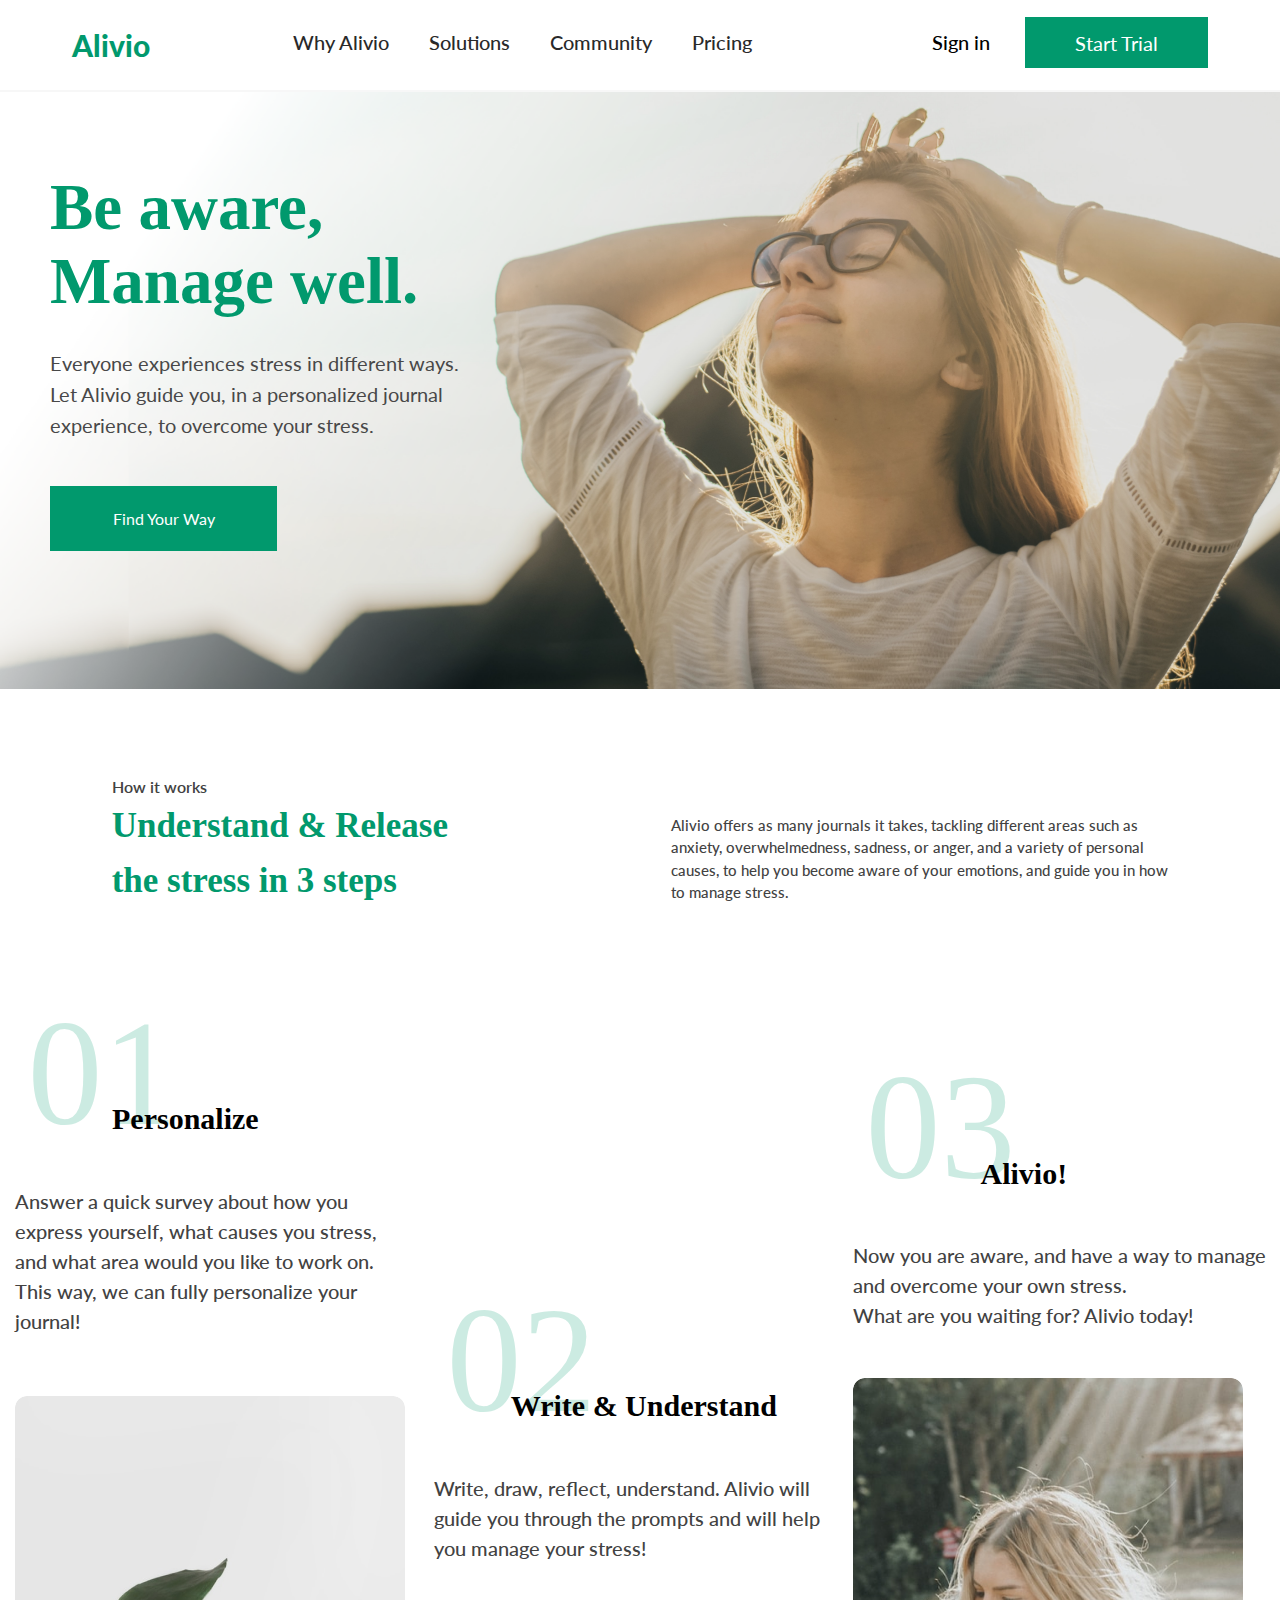
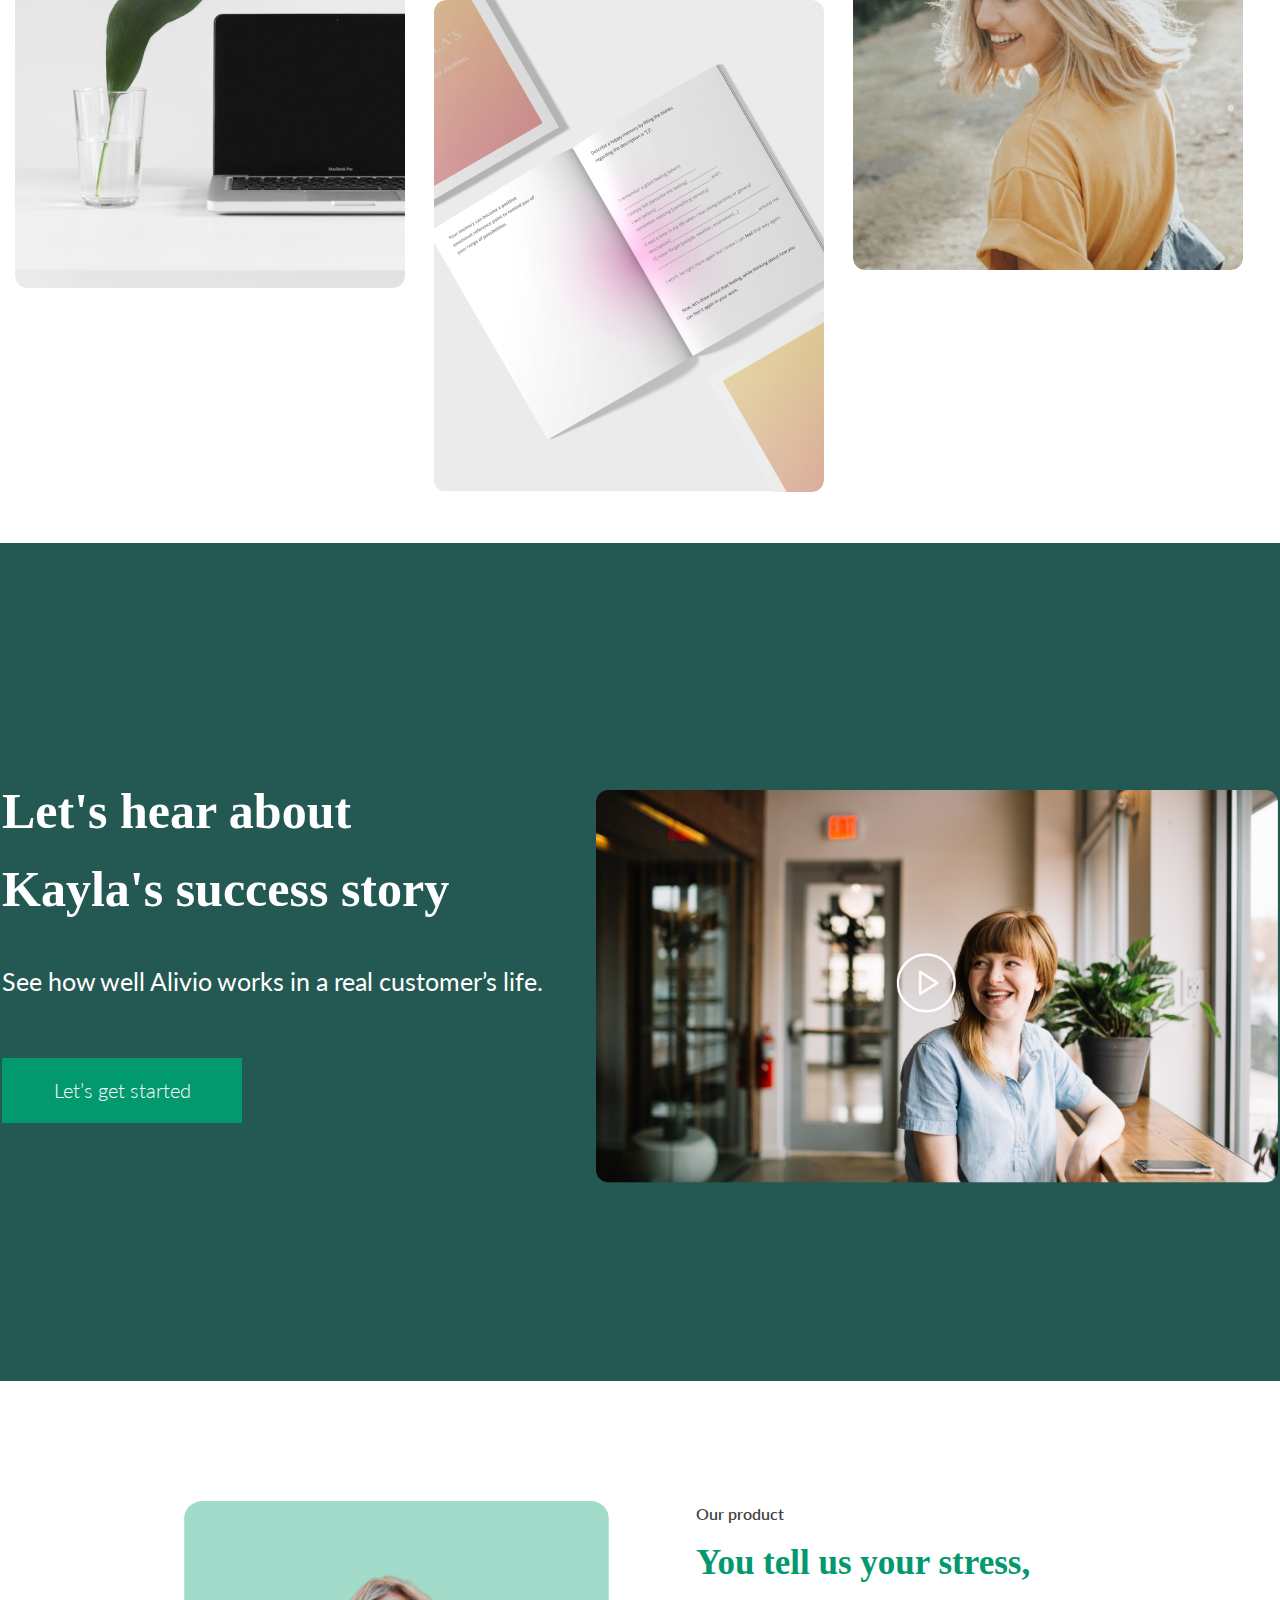
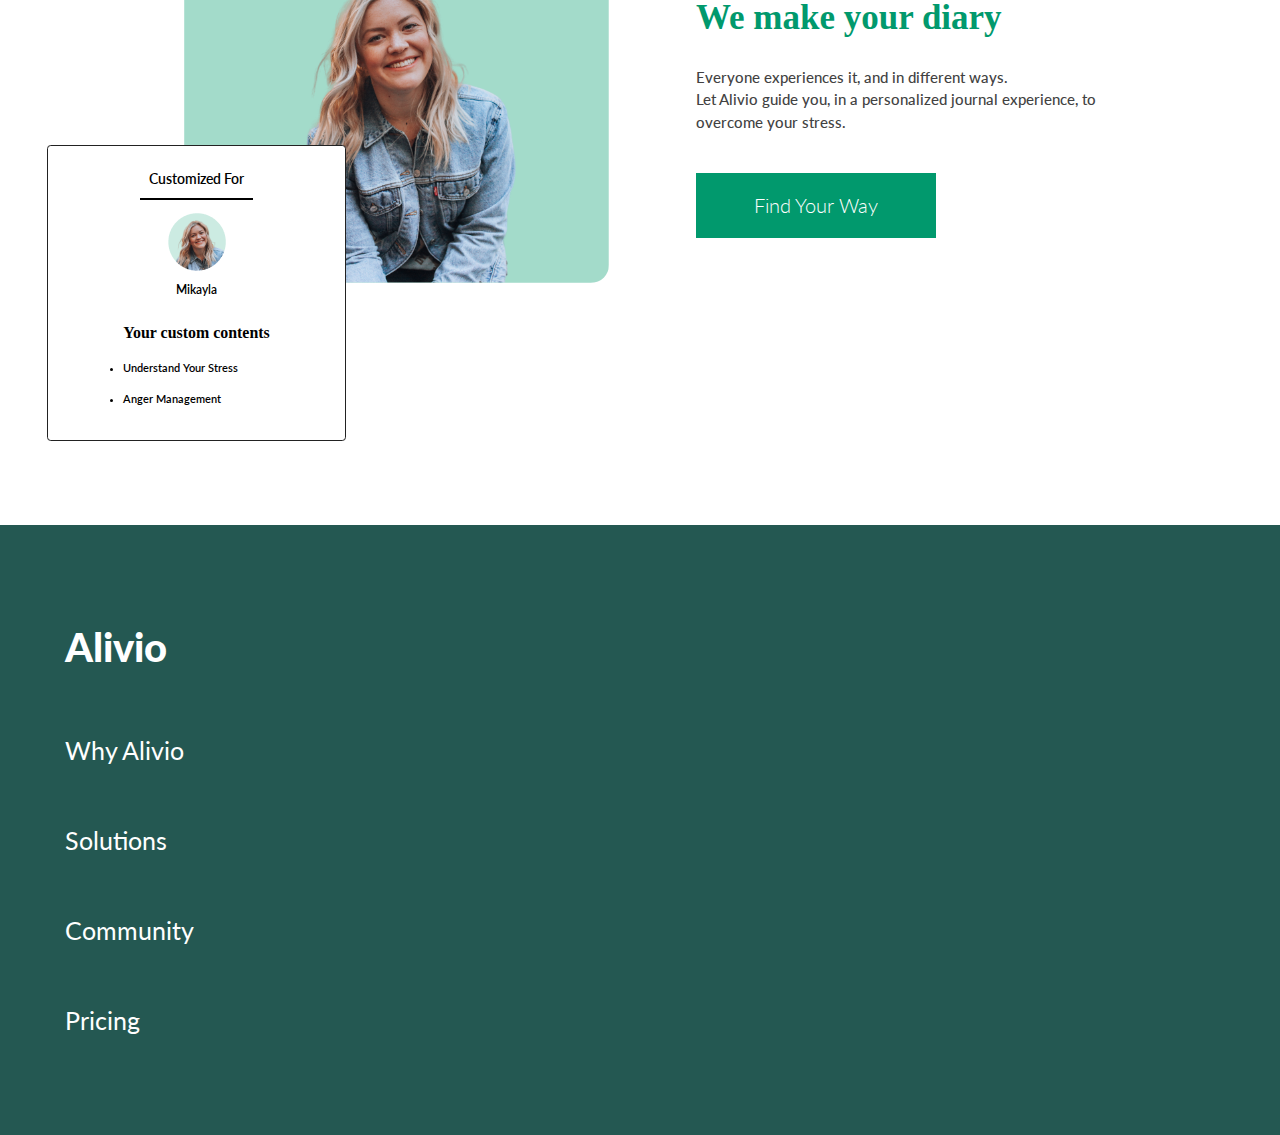
<file: index.html>
<!DOCTYPE html>
<html lang="en">
<head>
    <meta charset="UTF-8">
    <meta http-equiv="X-UA-Compatible" content="IE=edge">
    <meta name="viewport" content="width=device-width, initial-scale=1.0">
    <link rel="stylesheet" href="reset.css">
    <link rel="preconnect" href="https://fonts.googleapis.com">
    <link rel="preconnect" href="https://fonts.gstatic.com" crossorigin>
    <link href="https://fonts.googleapis.com/css2?family=Lato:wght@100;300;400;700;900&display=swap" rel="stylesheet">
    <link rel="stylesheet" href="style.css">
    <title>Avilio LP</title>
</head>
<body>
    <header>
        <div class="container">
            <div class="header_wrap">
            <nav class="header_nav">
                <div class="logo">
                    <a href=""><p class="logo_text">Alivio</p></a>
                </div>
                <div class="nav_list">
                    <ul>
                        <li><a href="">Why Alivio</a></li>
                        <li><a href="">Solutions</a></li>
                        <li><a href="">Community</a></li>
                        <li><a href="">Pricing</a></li>
                    </ul>    
                </div>
                
                <div class="right_side"> 
                    <a href="">Sign in</a>
                <div class="h_button">
                    <button class="button header_button"> <p>Start Trial</p> </button>
                </div>
            </div>
            </nav>
        </div>
            
        </div>
    </header>

    <section class="section1">
        <div class="container">
            <div class="divider">
                <hr>
            </div>
            <div class="section1_img">
                <img src="/img/BG.png" alt="" class="img1">
            </div>
            <div class="section1_text">
                <div class="section1_title">
                   <p>Be aware,<br>
                    Manage well.</p> 
                </div>
                <div class="section1_description">
                  <p>Everyone experiences stress in different ways.<br>
                    Let Alivio guide you, in a personalized journal<br> experience, to overcome your stress.</p>  
                </div>

                <div class="section1_button">
                    <button class="s1_button">Find Your Way</button>
                </div>
            </div>
        </div>
    </section>

    <section class="section2">
        <div class="wrap2">
            <div class="up_content">
                <div class="wrap2_opisanie">
                    <p class="wrap2_text">How it works </p>
                   <p class="wrap2_title">Understand & Release<br>the stress in 3 steps</p> 
                </div>
                <div class="wrap2_description">
                   <p>Alivio offers as many journals it takes, tackling different areas such as<br>
                    anxiety, overwhelmedness, sadness, or anger, and a variety of personal<br> 
                    causes, to help you become aware of your emotions, and guide you in how<br>
                     to manage stress.</p> 
                </div>
            </div>

            <div class="down_content">
                <div class="one_card">
                    <div class="down_content_title">
                    <p class=" card card_1">01</p>
                    <p class="title title_position1">Personalize</p>
                    </div>
                    <div class="down_content_description">
                        <p class="desc_design down_desc1">Answer a quick survey about how you<br>express yourself, what causes you stress,<br> and what area would you like to work on.<br> This way, we can fully personalize your<br> journal!</p>   
                    </div>
                    <div class="down_content_img1">
                        <img src="/img/1.png" alt="" class="down_img">
                    </div>
                </div>

                <div class="two_card">
                    <div class="down_content_title">
                    <p class="card card_2">02</p>
                    <p class="title title_position2">Write & Understand</p>
                    </div>
                    <div class="down_content_description">
                        <p class="desc_design down_desc2">Write, draw, reflect, understand. Alivio will <br>guide you through the prompts and will help<br> you manage your stress!</p>   
                    </div>
                    <div class="down_content_img2">
                        <img src="/img/2.png" alt="" class="down_img">
                    </div>
                </div>

                <div class="three_card">
                    <div class="down_content_title">
                    <p class="card card_3">03</p>
                    <p class="title title_position3">Alivio!</p>
                    </div>
                    <div class="down_content_description">
                        <p class="desc_design down_desc3">Now you are aware, and have a way to manage<br> and overcome your own stress.<br>
                            What are you waiting for? Alivio today!</p>   
                    </div>
                    <div class="down_content_img3">
                        <img src="/img/3.png" alt="" class="down_img">
                    </div>
                </div>
            </div>
        </div>
    </section>

    <section class="section3">
        <div class="container3">
            <div class="wrap3">
            <div class="text_block">
                <div class="title_text3">
                    <p>Let's hear about<br> Kayla's success story</p>
                </div>
                <div class="desc_text3">
                   <p>See how well Alivio works in a real customer’s life. </p> 
                </div>

                <div class="text_block_button">
                    <button class="button button3">Let’s get started</button>
                </div>
            </div>
            
            <div class="video_block">
                <video width ="682" height ="430" poster="/img/prewiev.png">
                    <source src="https://www.youtube.com/embed/tD99WhUKJR4">
                </video>
                <div class="play_img">
                    <img src="/img/Group.png" alt="" class="play_img1">
                </div>
            </div>
        </div>
    </div>
    </section>

    <section class="section4">
        <div class="container4">
            <div class="wrap4">
            <div class="img_block4">
                <img src="/img/girl.png" alt="" class="girl_img4">
            </div>

            <div class="card_block4">
                <div class="card4_title">
                    <p>Customized For</p>
                    <hr>
                </div>
                <div class="card4_img_name">
                    <img src="/img/Group1.png" alt="" class="mini-girl4">
                    <p>Mikayla</p>
                </div>

                <div class="card4_list">
                    <p>Your custom contents</p>
                    <ul>
                        <li type="disc">Understand Your Stress</li>
                        <li type="disc">Anger Management</li>
                    </ul>
                </div>
            </div>
            <div class="text_block4">
                <div class="pre_title_text4">
                    <p>Our product</p>
                </div>
                <div class="title_text4">
                    <p>You tell us your stress,<br>
                        We make your diary</p>
                </div>
                <div class="desc_text4">
                   <p>Everyone experiences it, and in different ways.<br>
                    Let Alivio guide you, in a personalized journal experience, to<br> overcome your stress. </p> 
                </div>

                <div class="text4_block_button">
                    <button class="button button3">Find Your Way</button>
                </div>
            </div>
        </div>
    </div>
    </section>

    <footer class="footer">
        <div class="f_wrap">
            <div class="f_content">
                <div class="title_p">
                    <p>Alivio</p>
                </div>
                <div class="list_p">
                    <p>Why Alivio</p>
                    <p>Solutions</p>
                    <p>Community</p>
                    <p>Pricing</p>
                </div>
            </div>
        </div>
    </footer>
</body>
</html>
</file>
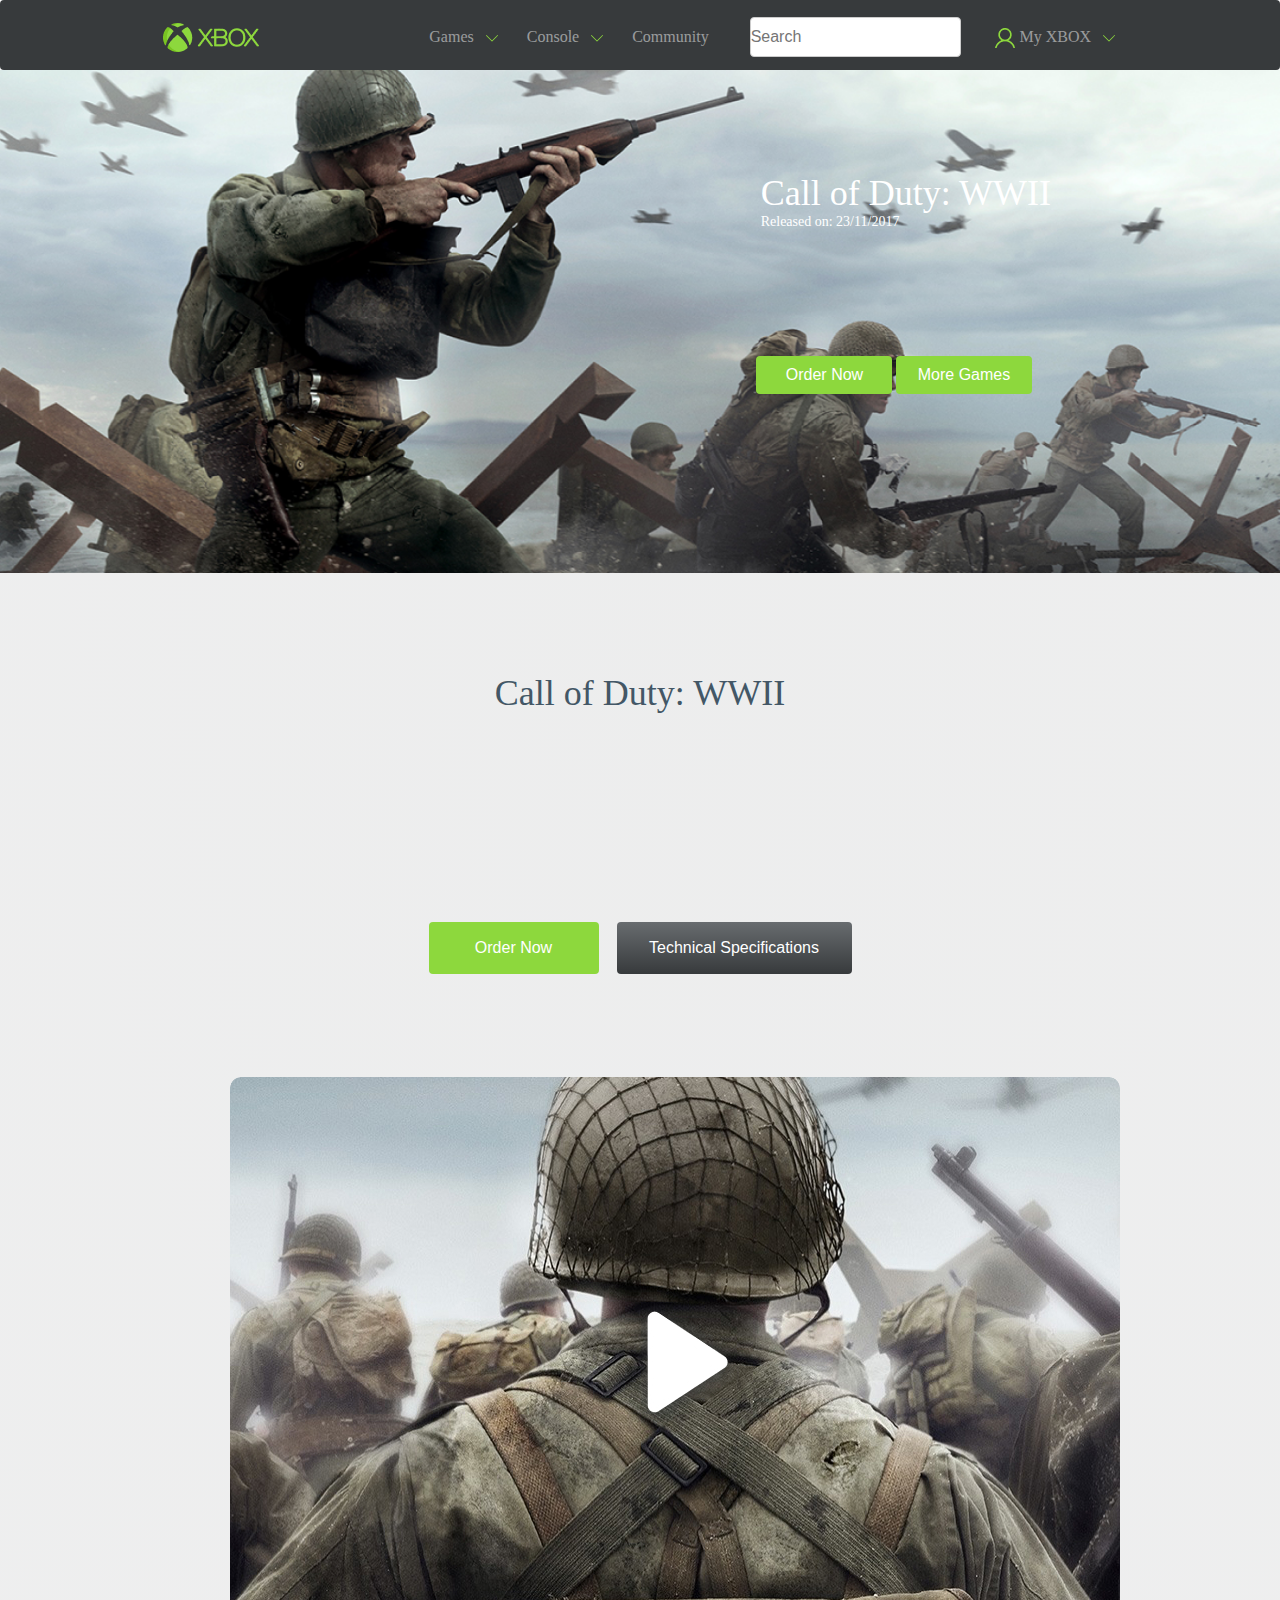
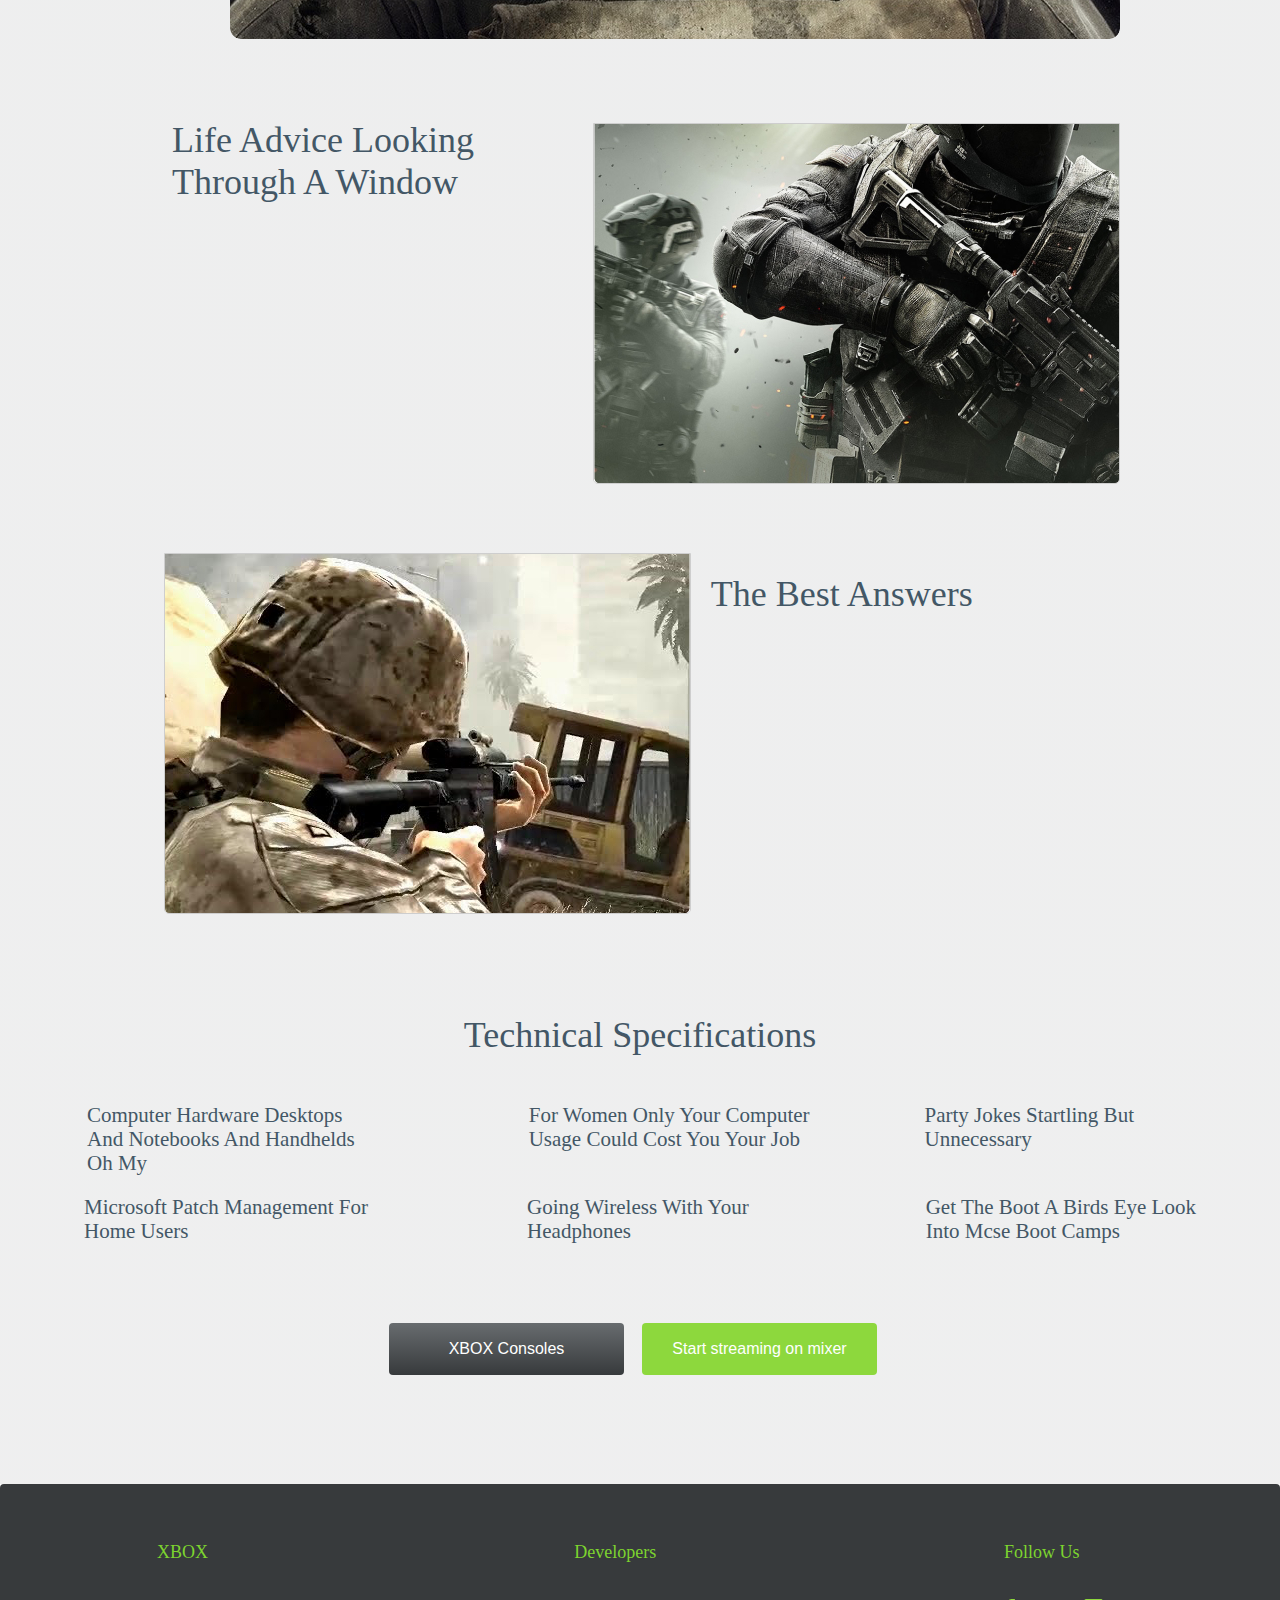
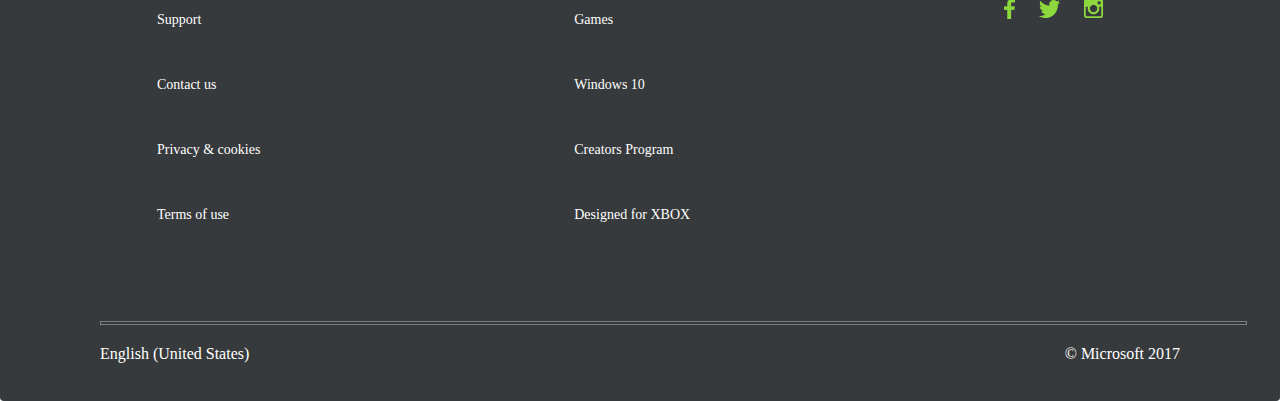
<file: page2.html>
<!DOCTYPE html>
<html lang="en">
<head>
    <meta charset="UTF-8">
    <meta http-equiv="X-UA-Compatible" content="IE=edge">
    <meta name="viewport" content="width=device-width, initial-scale=1.0">
    <link rel="stylesheet" href="reset.css">
    <link rel="stylesheet" href="spage2.css">
    <title>Page 2</title>
</head>
<body>
    <header>
        <div class="header">
            <div class="container">
                <div class="logo">
                    <img src="/icon/xbox.png" alt="">
                </div>
                <nav class="nav">
                    <ul>
                        <li> <a href="">Games</a></li> 
                        <img src="/icon/shape.png" alt="" class="shape">
                        <li> <a href="">Console</a></li> 
                        <img src="/icon/shape.png" alt="" class="shape">
                        <li> <a href="">Community</a></li>
                        <input type="search" placeholder="Search" class="search_bar">
                        <img src="/icon/profile.png" alt="">
                        <li> <a href="">My XBOX</a></li> 
                        <img src="/icon/shape.png" alt="" class="shape">
                    </ul>
                </nav>
            </div>
        </div>
    </header>

    <section>
        <div class="container1">
            <div class="section1_img_container">
                <img src="/img/Cod2.png" alt="" class="section1_img">
            </div>
            <div class="section1_text">
                <h1>Call of Duty: WWII</h1>
                <p>Released on: 23/11/2017</p>
            </div>
            <div class="section1_button">
                <button class="button_left">Order Now</button>
                <button class="button_right">More  Games</button>
            </div>
        </div>
    </section>

    <section class="section2">
        <div class="container2">
            <div class="section2_title">
                <h2>Call of Duty: WWII</h2>
            </div>
            <div class="section2_button">
                <button class="green_button">Order Now</button>
                <button class="grey_button">Technical Specifications</button>
            </div>
            <div class="section2_video">
                <img src="/img/Video.jpg" alt="" class="video1">
            </div>
            <div class="feature1">
                <h3>Life Advice Looking <br>
                    Through A Window</h3>
                <img src="/img/1.jpg" alt="" class="feature1_img">
            </div>
            <div class="feature2">
                <h3>The Best Answers</h3>
                <img src="/img/2.jpg" alt="" class="feature2_img">
            </div>
            <div class="description">
                <div class="description_title">
                    <h3>Technical Specifications</h3>
                </div>
                <div class="description_text">
                    <div class="top_desc_text">
                        <p>Computer Hardware Desktops<br>
                            And Notebooks And Handhelds<br>
                             Oh My</p>

                        <p>For Women Only Your Computer<br>
                                Usage Could Cost You Your Job</p>

                        <p>Party Jokes Startling But<br>
                        Unnecessary</p>
                    </div>
                    
                    <div class="down_desc_text">
                        <p>Microsoft Patch Management For<br>
                            Home Users</p>
                        
                        <p>Going Wireless With Your<br>
                            Headphones</p>
                        
                        <p>Get The Boot A Birds Eye Look<br>
                            Into Mcse Boot Camps</p>
                    </div>
                    
                </div>
                <div class="description_button">
                    <button class="grey_button" >XBOX Consoles</button>
                    <button class="green_button">Start streaming on mixer</button>
                </div>
            </div>
        </div>
    </section>

    <footer>
        <div class="f_container">
            <div class="up_wrap">
            <div class="xbox_list">
                <ul>
                    <li class="f_title"> XBOX</li>
                    <li>Support</li>
                    <li>Contact us</li>
                    <li>Privacy & cookies </li>
                    <li>Terms of use </li>
                </ul>
            </div>
            <div class="develop_list">
                <ul>
                    <li class="f_title"> Developers</li>
                    <li>Games</li>
                    <li>Windows 10</li>
                    <li>Creators Program</li>
                    <li>Designed for XBOX</li>
                </ul>
            </div>

            <div class="follow_list">
                <p class="f_title">Follow Us</p>
                <img src="/icon/Faacebook.png" alt="">
                <img src="/icon/Twitter.png" alt="">
                <img src="/icon/Instagram.png" alt="">
            </div>
        </div>

        <div class="down_wrap">
            <hr>
            <div class="f_text">
                <p class="f_text1" >English (United States)</p>
                <p class="f_text2"> © Microsoft 2017</p>
            </div>
        </div>
        </div>
       

    </footer>
</body>
</html>
</file>
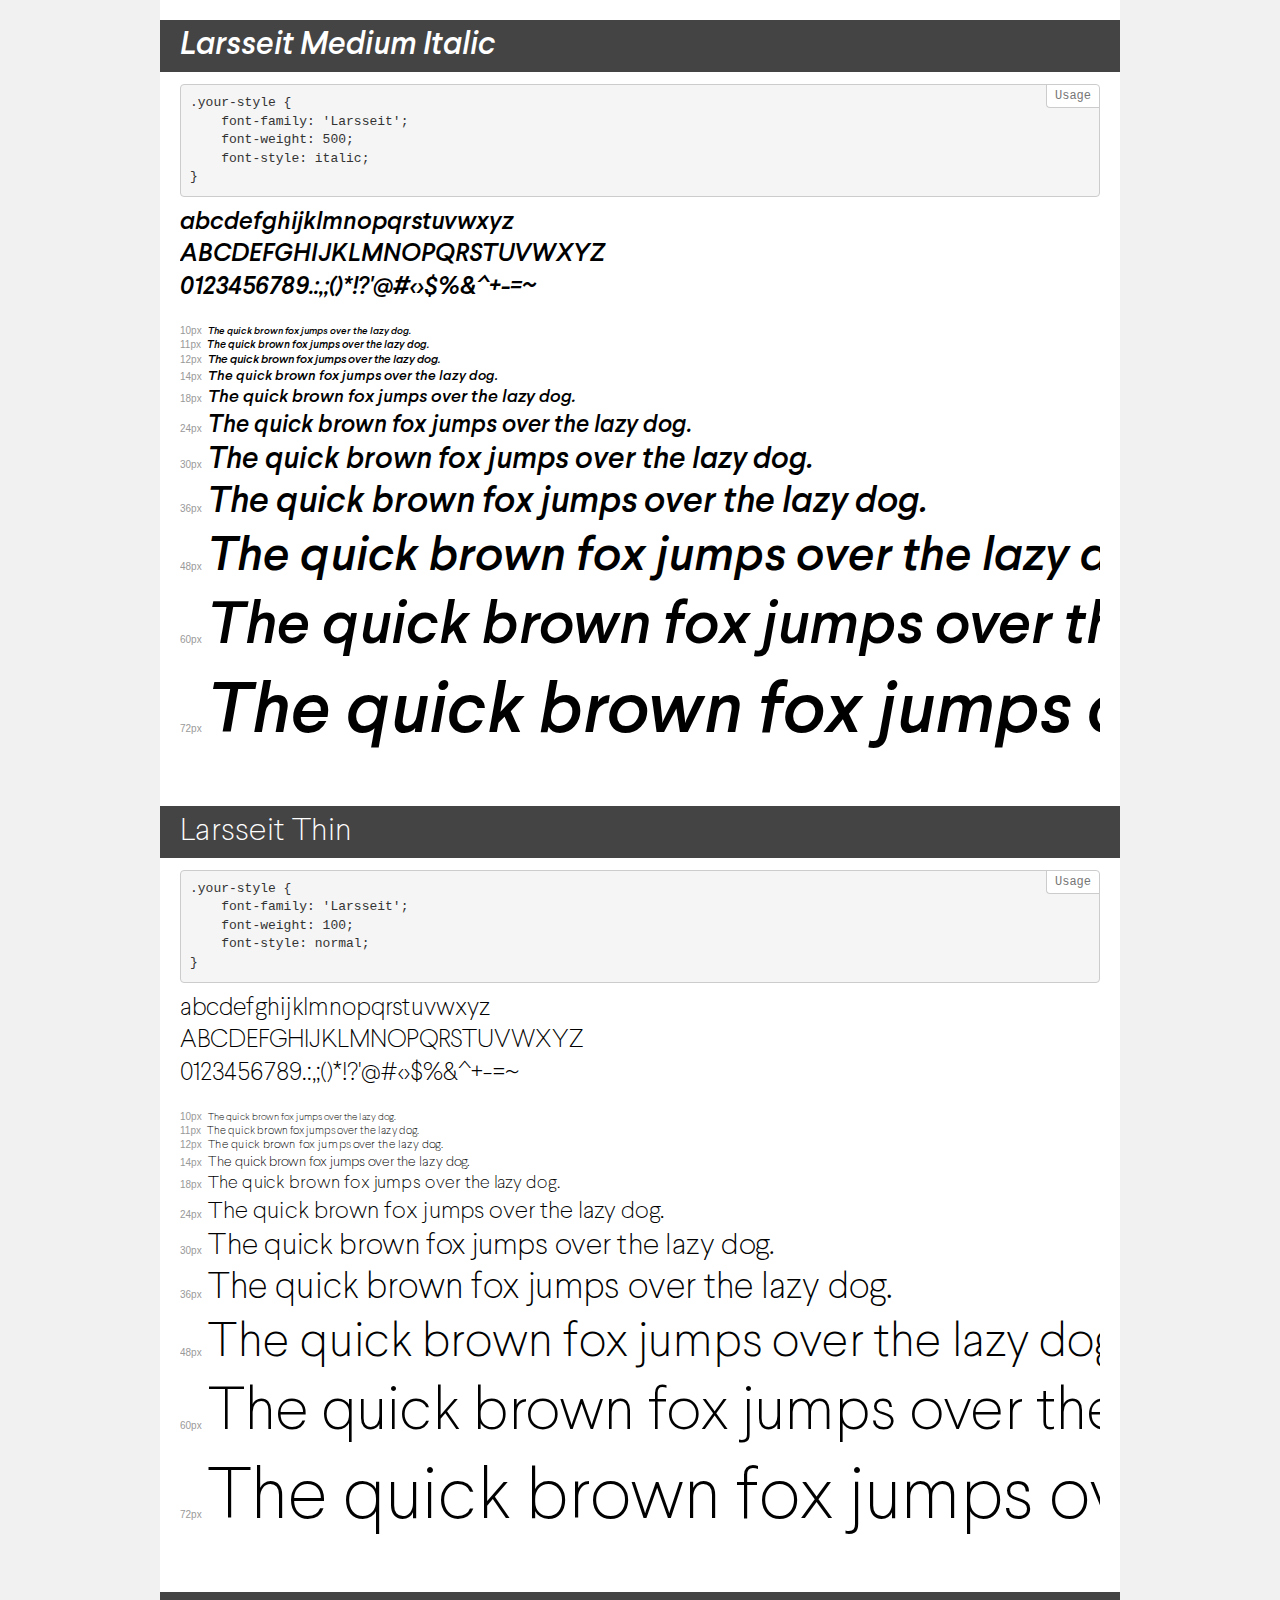
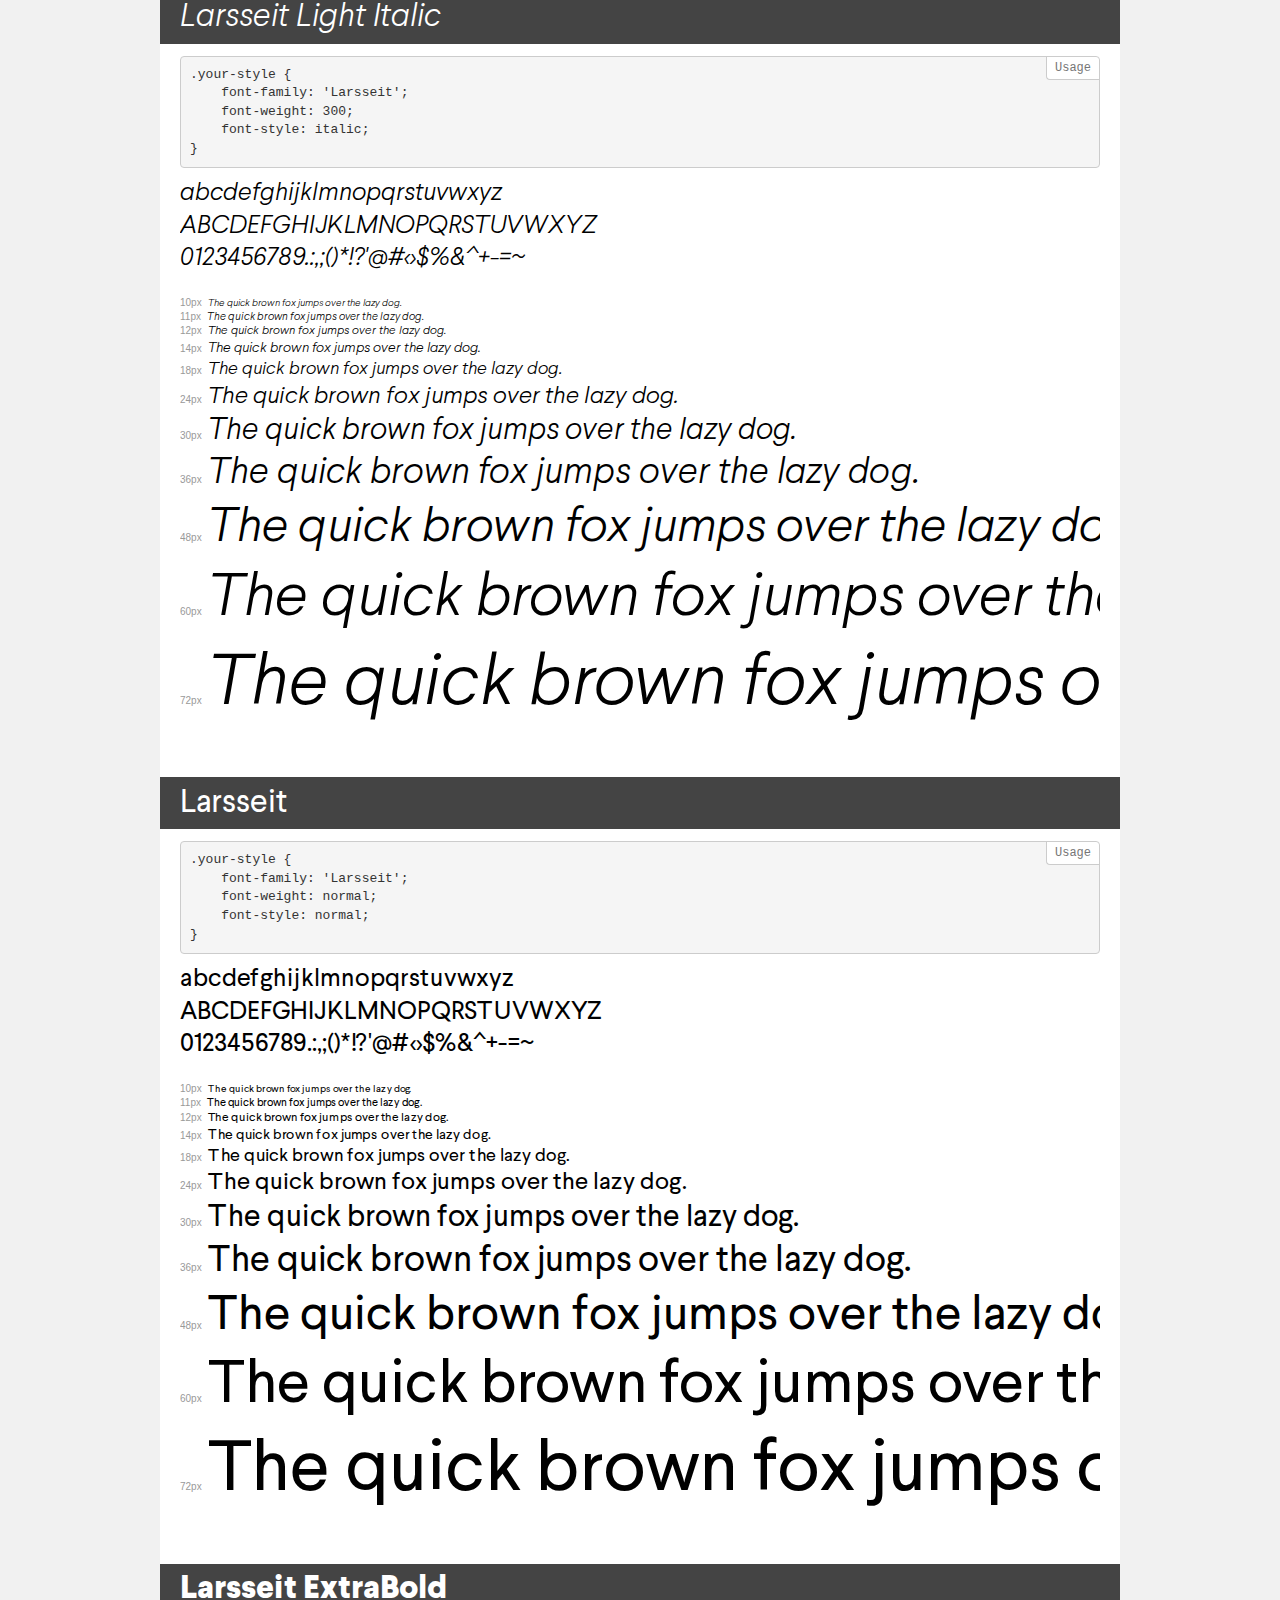
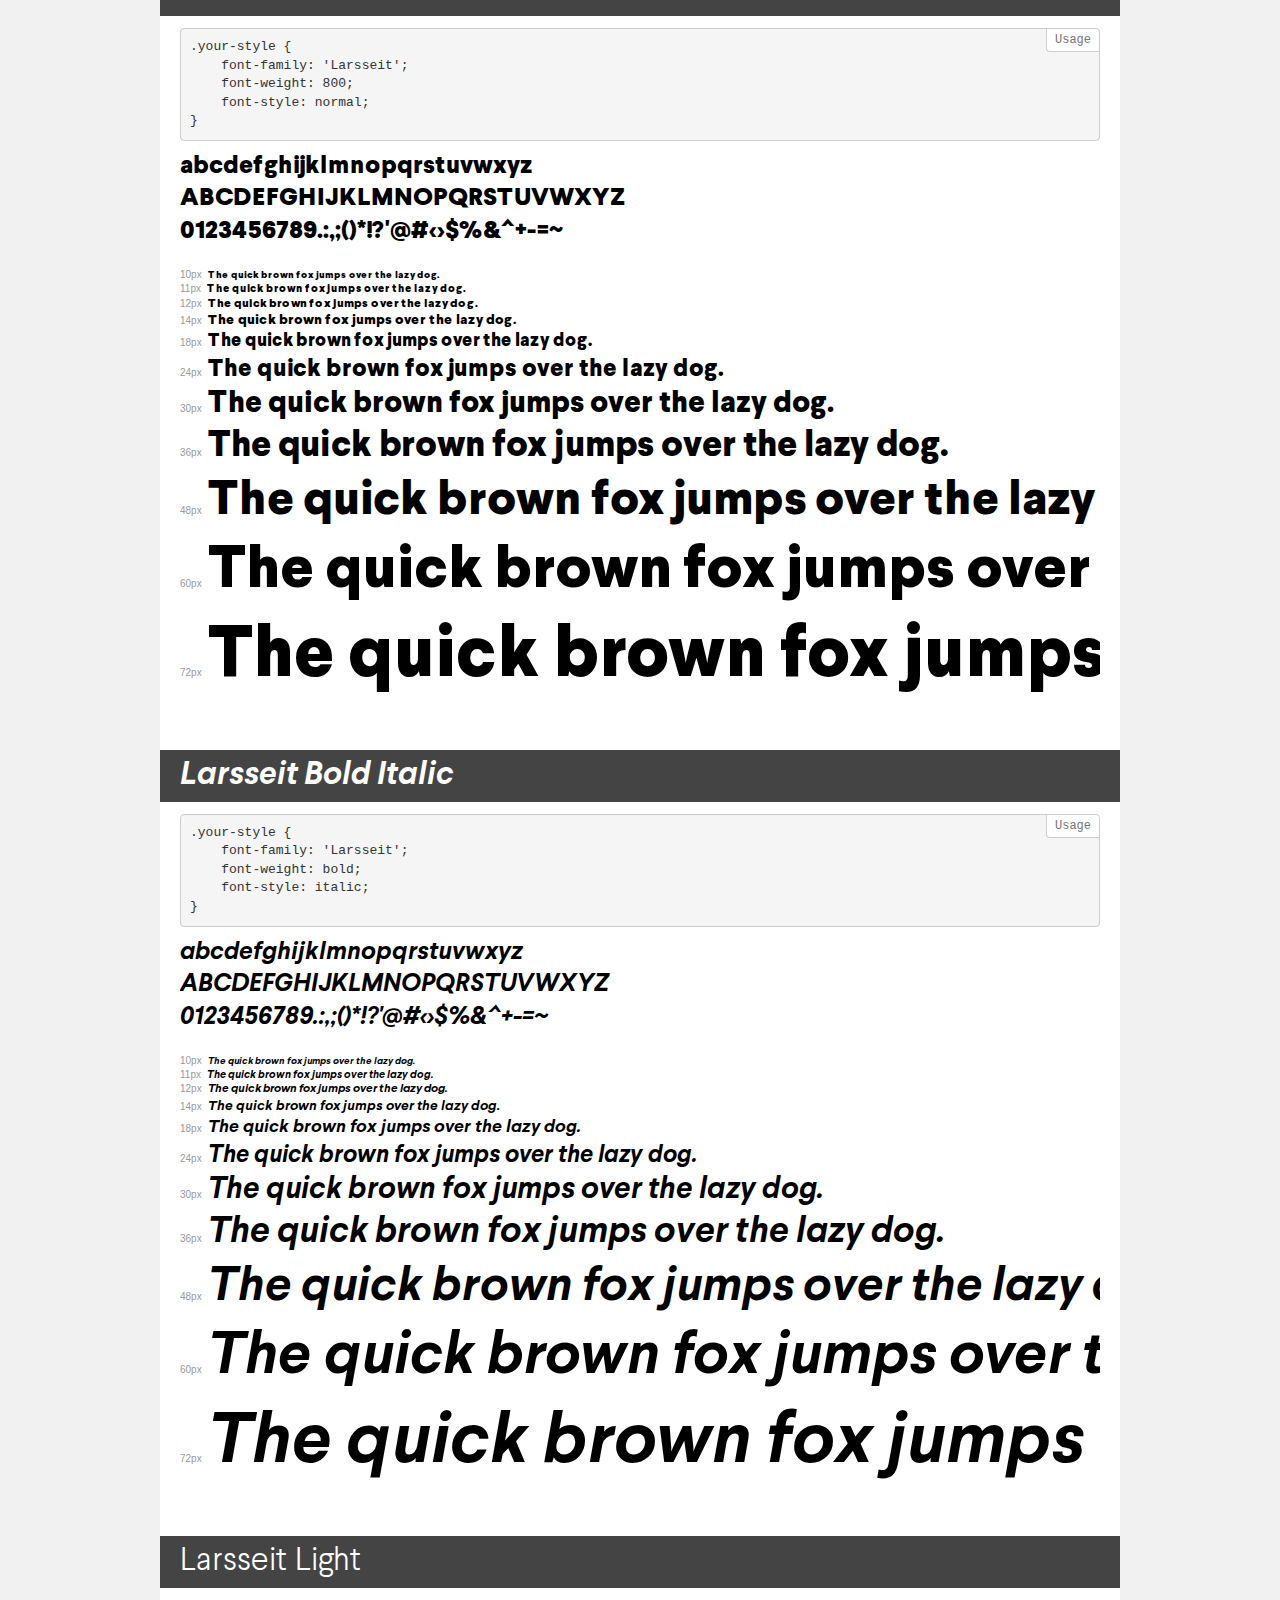
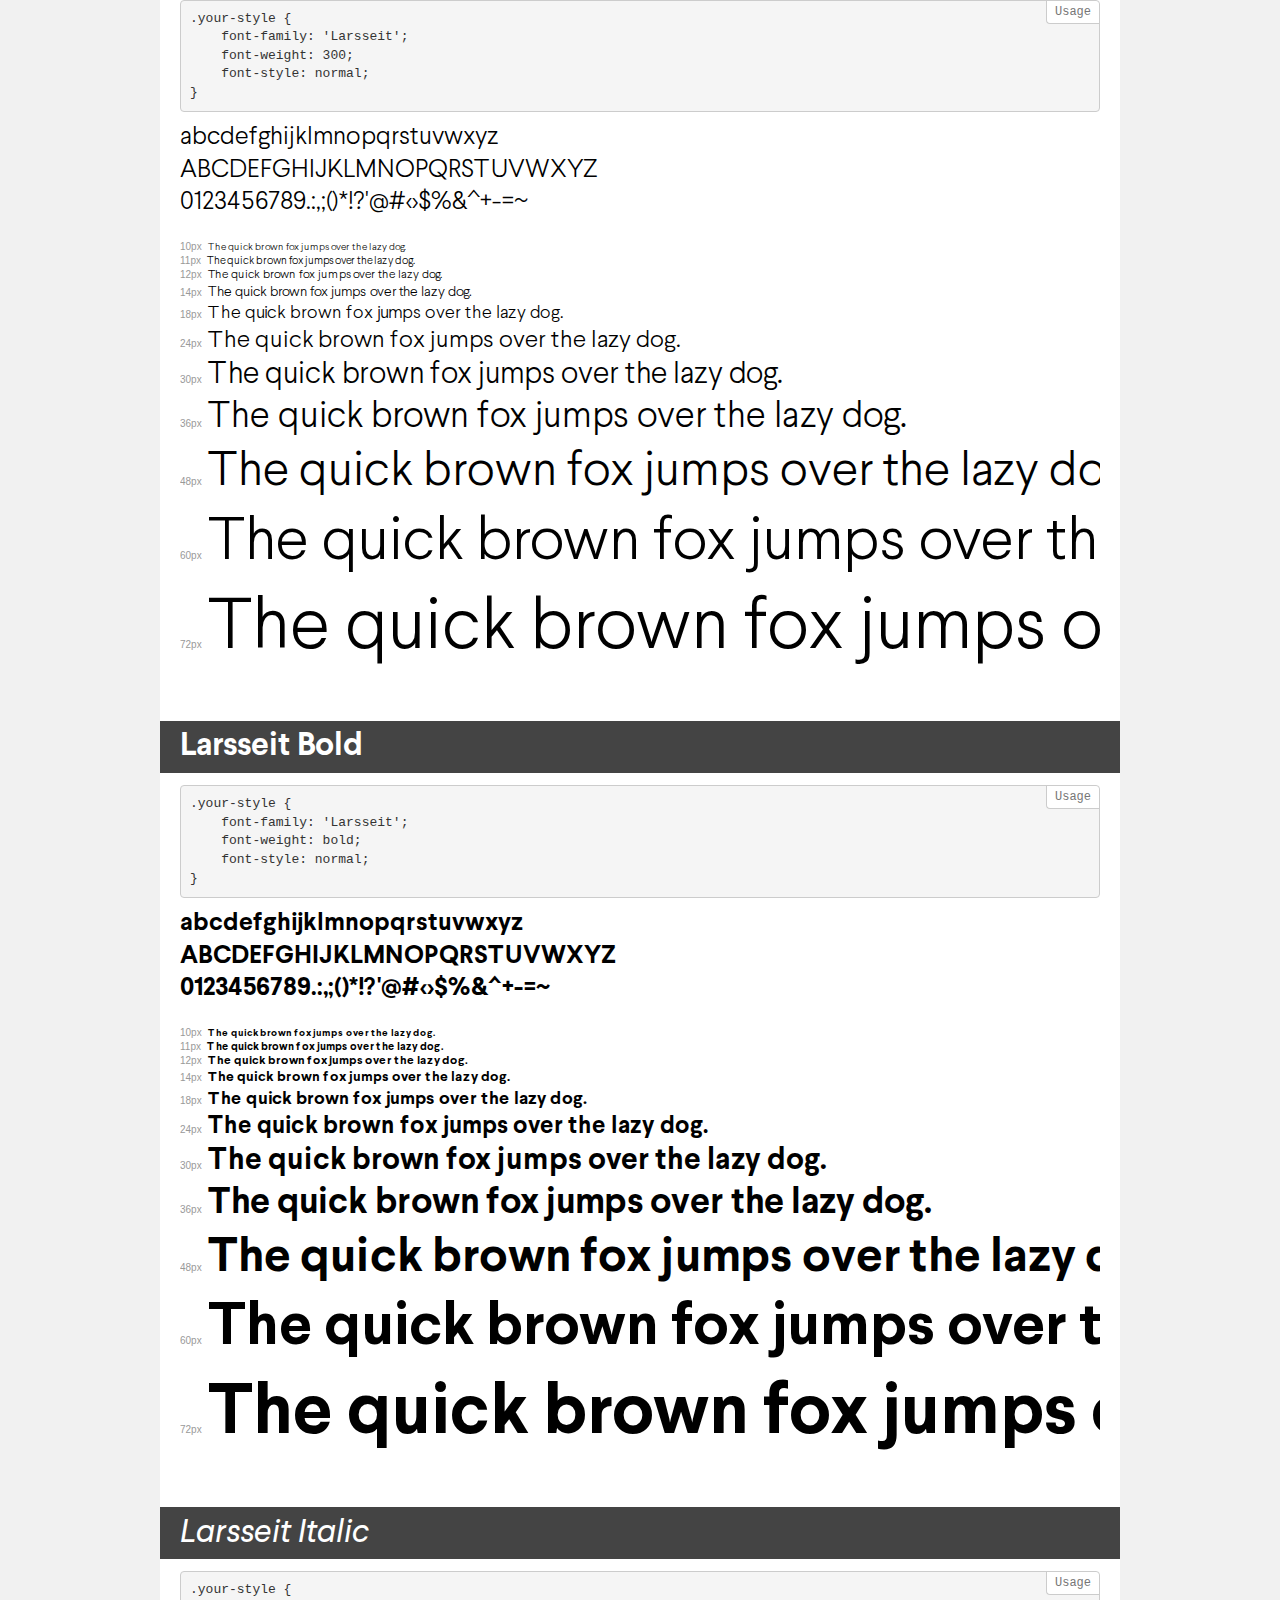
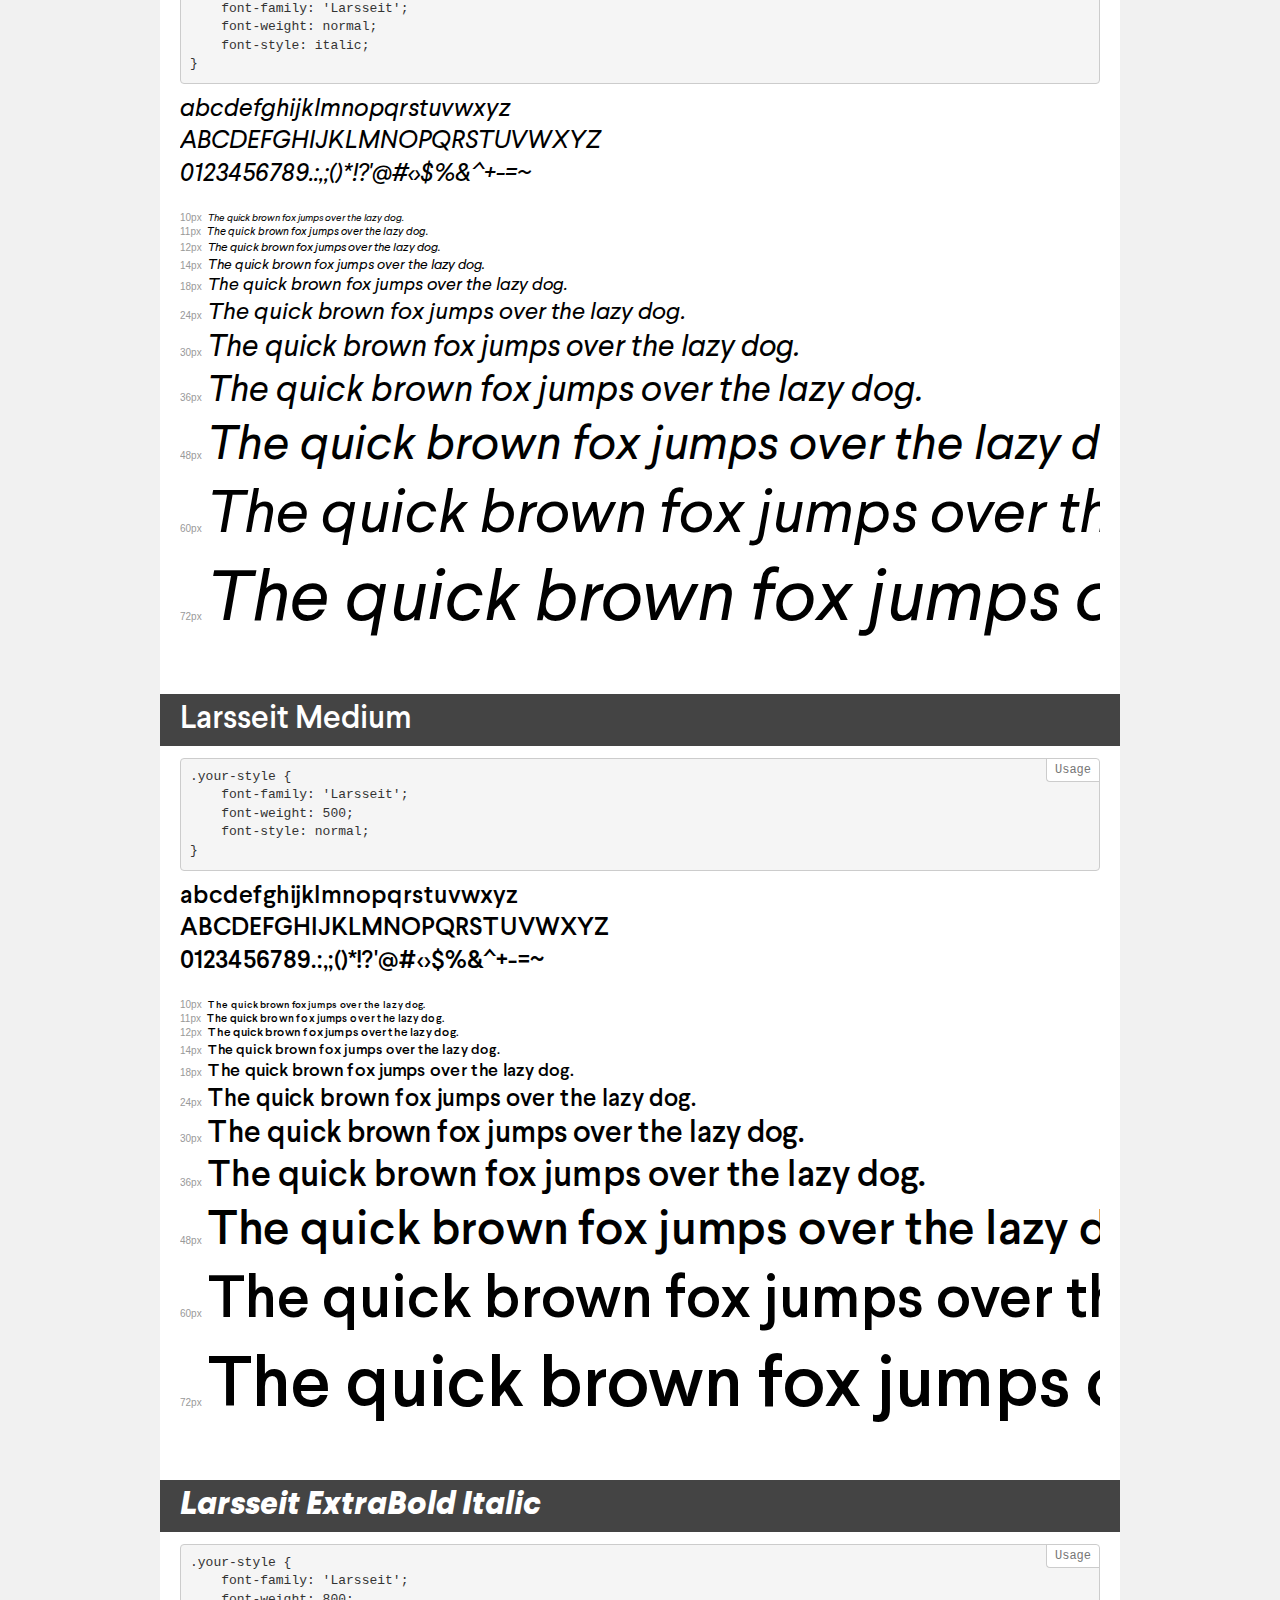
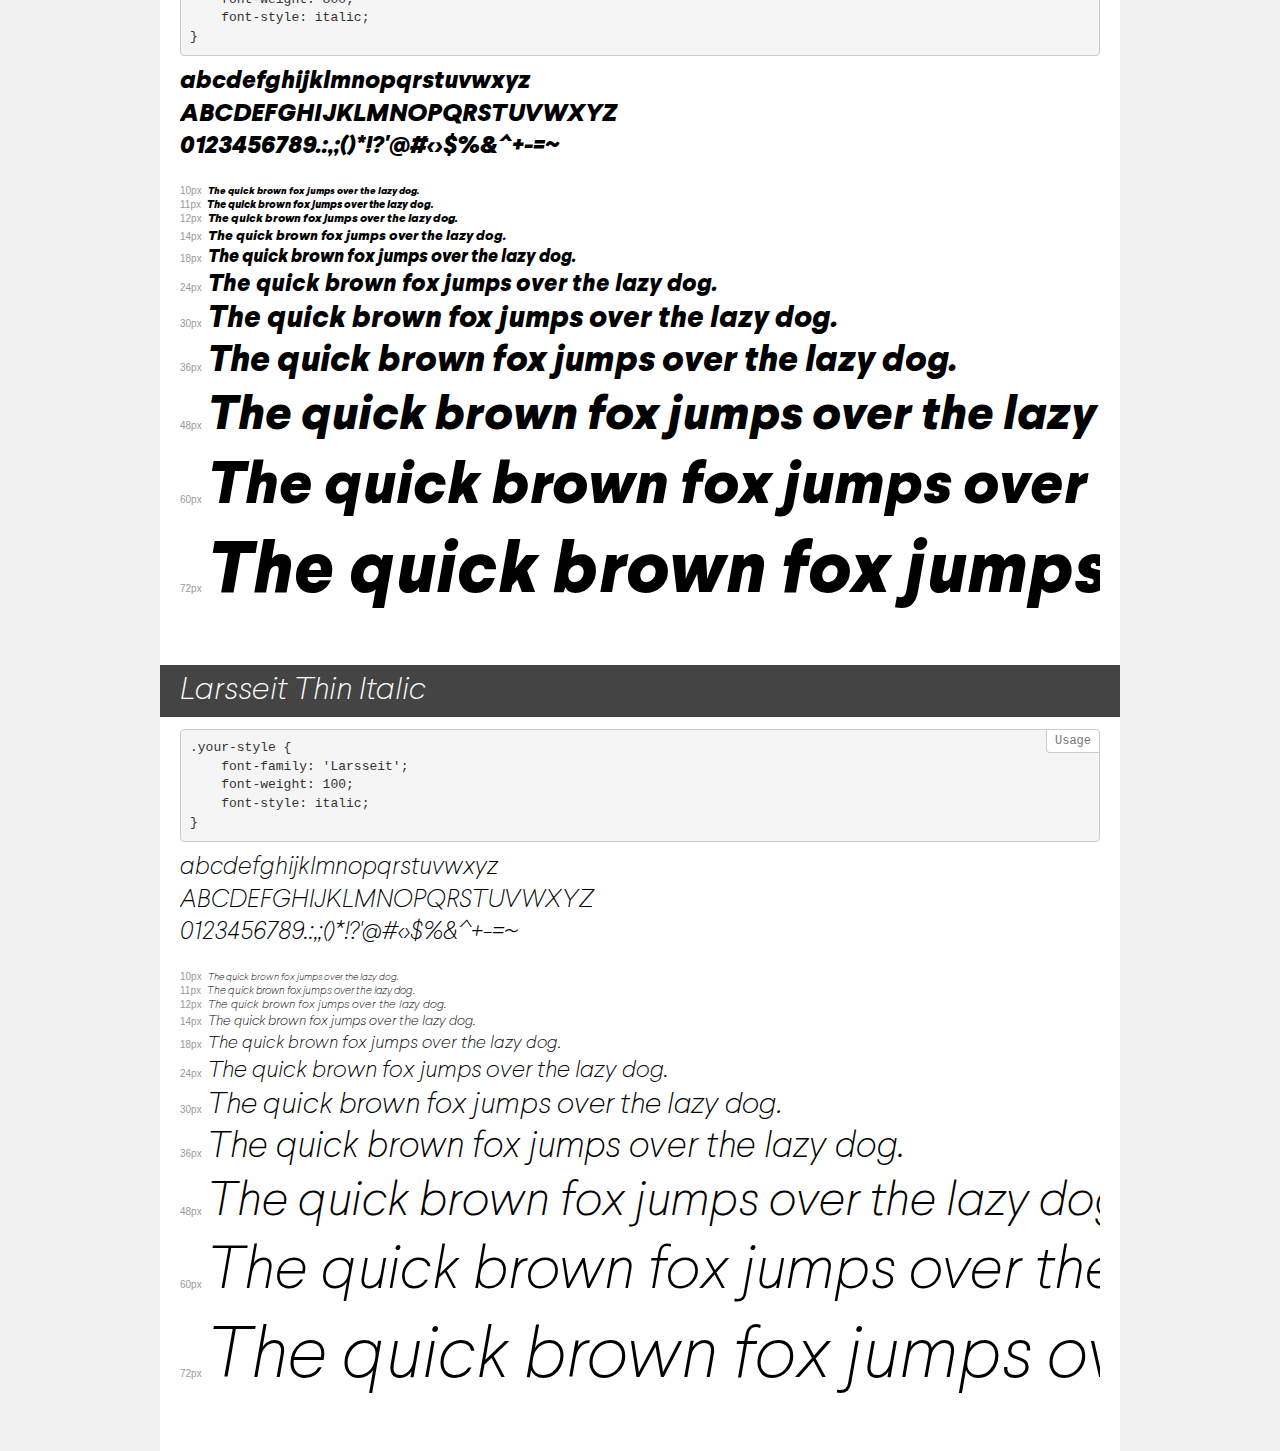
<file: font/demo.html>
<!DOCTYPE html>
<html>
<head>
    <meta charset="utf-8">
    <meta http-equiv="X-UA-Compatible" content="IE=edge">
    <meta name="viewport" content="width=device-width, initial-scale=1">
    <meta name="robots" content="noindex, noarchive">
    <meta name="format-detection" content="telephone=no">
    <title>Transfonter demo</title>
    <link href="stylesheet.css" rel="stylesheet">
    <style>
        /*
        http://meyerweb.com/eric/tools/css/reset/
        v2.0 | 20110126
        License: none (public domain)
        */
        html, body, div, span, applet, object, iframe,
        h1, h2, h3, h4, h5, h6, p, blockquote, pre,
        a, abbr, acronym, address, big, cite, code,
        del, dfn, em, img, ins, kbd, q, s, samp,
        small, strike, strong, sub, sup, tt, var,
        b, u, i, center,
        dl, dt, dd, ol, ul, li,
        fieldset, form, label, legend,
        table, caption, tbody, tfoot, thead, tr, th, td,
        article, aside, canvas, details, embed,
        figure, figcaption, footer, header, hgroup,
        menu, nav, output, ruby, section, summary,
        time, mark, audio, video {
            margin: 0;
            padding: 0;
            border: 0;
            font-size: 100%;
            font: inherit;
            vertical-align: baseline;
        }
        /* HTML5 display-role reset for older browsers */
        article, aside, details, figcaption, figure,
        footer, header, hgroup, menu, nav, section {
            display: block;
        }
        body {
            line-height: 1;
        }
        ol, ul {
            list-style: none;
        }
        blockquote, q {
            quotes: none;
        }
        blockquote:before, blockquote:after,
        q:before, q:after {
            content: '';
            content: none;
        }
        table {
            border-collapse: collapse;
            border-spacing: 0;
        }
        /* common styles */
        body {
            background: #f1f1f1;
            color: #000;
        }
        .page {
            background: #fff;
            width: 920px;
            margin: 0 auto;
            padding: 20px 20px 0 20px;
            overflow: hidden;
        }
        .font-container {
            overflow-x: auto;
            overflow-y: hidden;
            margin-bottom: 40px;
            line-height: 1.3;
            white-space: nowrap;
            padding-bottom: 5px;
        }
        h1 {
            position: relative;
            background: #444;
            font-size: 32px;
            color: #fff;
            padding: 10px 20px;
            margin: 0 -20px 12px -20px;
        }
        .letters {
            font-size: 25px;
            margin-bottom: 20px;
        }
        .s10:before {
            content: '10px';
        }
        .s11:before {
            content: '11px';
        }
        .s12:before {
            content: '12px';
        }
        .s14:before {
            content: '14px';
        }
        .s18:before {
            content: '18px';
        }
        .s24:before {
            content: '24px';
        }
        .s30:before {
            content: '30px';
        }
        .s36:before {
            content: '36px';
        }
        .s48:before {
            content: '48px';
        }
        .s60:before {
            content: '60px';
        }
        .s72:before {
            content: '72px';
        }
        .s10:before, .s11:before, .s12:before, .s14:before,
        .s18:before, .s24:before, .s30:before, .s36:before,
        .s48:before, .s60:before, .s72:before {
            font-family: Arial, sans-serif;
            font-size: 10px;
            font-weight: normal;
            font-style: normal;
            color: #999;
            padding-right: 6px;
        }
        pre {
            display: block;
            position: relative;
            padding: 9px;
            margin: 0 0 10px;
            font-family: Monaco, Menlo, Consolas, "Courier New", monospace !important;
            font-size: 13px;
            line-height: 1.428571429;
            color: #333;
            font-weight: normal !important;
            font-style: normal !important;
            background-color: #f5f5f5;
            border: 1px solid #ccc;
            overflow-x: auto;
            border-radius: 4px;
        }
        pre:after {
            display: block;
            position: absolute;
            right: 0;
            top: 0;
            content: 'Usage';
            line-height: 1;
            padding: 5px 8px;
            font-size: 12px;
            color: #767676;
            background-color: #fff;
            border: 1px solid #ccc;
            border-right: none;
            border-top: none;
            border-radius: 0 4px 0 4px;
            z-index: 10;
        }
        /* responsive */
        @media (max-width: 959px) {
            .page {
                width: auto;
                margin: 0;
            }
        }
    </style>
</head>
<body>
<div class="page">
    <div class="demo" style="font-family: 'Larsseit'; font-weight: 500; font-style: italic;">
        <h1>Larsseit Medium Italic</h1>
        <pre>.your-style {
    font-family: 'Larsseit';
    font-weight: 500;
    font-style: italic;
}</pre>
        <div class="font-container">
            <p class="letters">
                abcdefghijklmnopqrstuvwxyz<br>
ABCDEFGHIJKLMNOPQRSTUVWXYZ<br>
                0123456789.:,;()*!?'@#<>$%&^+-=~
            </p>
            <p class="s10" style="font-size: 10px;">The quick brown fox jumps over the lazy dog.</p>
            <p class="s11" style="font-size: 11px;">The quick brown fox jumps over the lazy dog.</p>
            <p class="s12" style="font-size: 12px;">The quick brown fox jumps over the lazy dog.</p>
            <p class="s14" style="font-size: 14px;">The quick brown fox jumps over the lazy dog.</p>
            <p class="s18" style="font-size: 18px;">The quick brown fox jumps over the lazy dog.</p>
            <p class="s24" style="font-size: 24px;">The quick brown fox jumps over the lazy dog.</p>
            <p class="s30" style="font-size: 30px;">The quick brown fox jumps over the lazy dog.</p>
            <p class="s36" style="font-size: 36px;">The quick brown fox jumps over the lazy dog.</p>
            <p class="s48" style="font-size: 48px;">The quick brown fox jumps over the lazy dog.</p>
            <p class="s60" style="font-size: 60px;">The quick brown fox jumps over the lazy dog.</p>
            <p class="s72" style="font-size: 72px;">The quick brown fox jumps over the lazy dog.</p>
        </div>
    </div>
    <div class="demo" style="font-family: 'Larsseit'; font-weight: 100; font-style: normal;">
        <h1>Larsseit Thin</h1>
        <pre>.your-style {
    font-family: 'Larsseit';
    font-weight: 100;
    font-style: normal;
}</pre>
        <div class="font-container">
            <p class="letters">
                abcdefghijklmnopqrstuvwxyz<br>
ABCDEFGHIJKLMNOPQRSTUVWXYZ<br>
                0123456789.:,;()*!?'@#<>$%&^+-=~
            </p>
            <p class="s10" style="font-size: 10px;">The quick brown fox jumps over the lazy dog.</p>
            <p class="s11" style="font-size: 11px;">The quick brown fox jumps over the lazy dog.</p>
            <p class="s12" style="font-size: 12px;">The quick brown fox jumps over the lazy dog.</p>
            <p class="s14" style="font-size: 14px;">The quick brown fox jumps over the lazy dog.</p>
            <p class="s18" style="font-size: 18px;">The quick brown fox jumps over the lazy dog.</p>
            <p class="s24" style="font-size: 24px;">The quick brown fox jumps over the lazy dog.</p>
            <p class="s30" style="font-size: 30px;">The quick brown fox jumps over the lazy dog.</p>
            <p class="s36" style="font-size: 36px;">The quick brown fox jumps over the lazy dog.</p>
            <p class="s48" style="font-size: 48px;">The quick brown fox jumps over the lazy dog.</p>
            <p class="s60" style="font-size: 60px;">The quick brown fox jumps over the lazy dog.</p>
            <p class="s72" style="font-size: 72px;">The quick brown fox jumps over the lazy dog.</p>
        </div>
    </div>
    <div class="demo" style="font-family: 'Larsseit'; font-weight: 300; font-style: italic;">
        <h1>Larsseit Light Italic</h1>
        <pre>.your-style {
    font-family: 'Larsseit';
    font-weight: 300;
    font-style: italic;
}</pre>
        <div class="font-container">
            <p class="letters">
                abcdefghijklmnopqrstuvwxyz<br>
ABCDEFGHIJKLMNOPQRSTUVWXYZ<br>
                0123456789.:,;()*!?'@#<>$%&^+-=~
            </p>
            <p class="s10" style="font-size: 10px;">The quick brown fox jumps over the lazy dog.</p>
            <p class="s11" style="font-size: 11px;">The quick brown fox jumps over the lazy dog.</p>
            <p class="s12" style="font-size: 12px;">The quick brown fox jumps over the lazy dog.</p>
            <p class="s14" style="font-size: 14px;">The quick brown fox jumps over the lazy dog.</p>
            <p class="s18" style="font-size: 18px;">The quick brown fox jumps over the lazy dog.</p>
            <p class="s24" style="font-size: 24px;">The quick brown fox jumps over the lazy dog.</p>
            <p class="s30" style="font-size: 30px;">The quick brown fox jumps over the lazy dog.</p>
            <p class="s36" style="font-size: 36px;">The quick brown fox jumps over the lazy dog.</p>
            <p class="s48" style="font-size: 48px;">The quick brown fox jumps over the lazy dog.</p>
            <p class="s60" style="font-size: 60px;">The quick brown fox jumps over the lazy dog.</p>
            <p class="s72" style="font-size: 72px;">The quick brown fox jumps over the lazy dog.</p>
        </div>
    </div>
    <div class="demo" style="font-family: 'Larsseit'; font-weight: normal; font-style: normal;">
        <h1>Larsseit</h1>
        <pre>.your-style {
    font-family: 'Larsseit';
    font-weight: normal;
    font-style: normal;
}</pre>
        <div class="font-container">
            <p class="letters">
                abcdefghijklmnopqrstuvwxyz<br>
ABCDEFGHIJKLMNOPQRSTUVWXYZ<br>
                0123456789.:,;()*!?'@#<>$%&^+-=~
            </p>
            <p class="s10" style="font-size: 10px;">The quick brown fox jumps over the lazy dog.</p>
            <p class="s11" style="font-size: 11px;">The quick brown fox jumps over the lazy dog.</p>
            <p class="s12" style="font-size: 12px;">The quick brown fox jumps over the lazy dog.</p>
            <p class="s14" style="font-size: 14px;">The quick brown fox jumps over the lazy dog.</p>
            <p class="s18" style="font-size: 18px;">The quick brown fox jumps over the lazy dog.</p>
            <p class="s24" style="font-size: 24px;">The quick brown fox jumps over the lazy dog.</p>
            <p class="s30" style="font-size: 30px;">The quick brown fox jumps over the lazy dog.</p>
            <p class="s36" style="font-size: 36px;">The quick brown fox jumps over the lazy dog.</p>
            <p class="s48" style="font-size: 48px;">The quick brown fox jumps over the lazy dog.</p>
            <p class="s60" style="font-size: 60px;">The quick brown fox jumps over the lazy dog.</p>
            <p class="s72" style="font-size: 72px;">The quick brown fox jumps over the lazy dog.</p>
        </div>
    </div>
    <div class="demo" style="font-family: 'Larsseit'; font-weight: 800; font-style: normal;">
        <h1>Larsseit ExtraBold</h1>
        <pre>.your-style {
    font-family: 'Larsseit';
    font-weight: 800;
    font-style: normal;
}</pre>
        <div class="font-container">
            <p class="letters">
                abcdefghijklmnopqrstuvwxyz<br>
ABCDEFGHIJKLMNOPQRSTUVWXYZ<br>
                0123456789.:,;()*!?'@#<>$%&^+-=~
            </p>
            <p class="s10" style="font-size: 10px;">The quick brown fox jumps over the lazy dog.</p>
            <p class="s11" style="font-size: 11px;">The quick brown fox jumps over the lazy dog.</p>
            <p class="s12" style="font-size: 12px;">The quick brown fox jumps over the lazy dog.</p>
            <p class="s14" style="font-size: 14px;">The quick brown fox jumps over the lazy dog.</p>
            <p class="s18" style="font-size: 18px;">The quick brown fox jumps over the lazy dog.</p>
            <p class="s24" style="font-size: 24px;">The quick brown fox jumps over the lazy dog.</p>
            <p class="s30" style="font-size: 30px;">The quick brown fox jumps over the lazy dog.</p>
            <p class="s36" style="font-size: 36px;">The quick brown fox jumps over the lazy dog.</p>
            <p class="s48" style="font-size: 48px;">The quick brown fox jumps over the lazy dog.</p>
            <p class="s60" style="font-size: 60px;">The quick brown fox jumps over the lazy dog.</p>
            <p class="s72" style="font-size: 72px;">The quick brown fox jumps over the lazy dog.</p>
        </div>
    </div>
    <div class="demo" style="font-family: 'Larsseit'; font-weight: bold; font-style: italic;">
        <h1>Larsseit Bold Italic</h1>
        <pre>.your-style {
    font-family: 'Larsseit';
    font-weight: bold;
    font-style: italic;
}</pre>
        <div class="font-container">
            <p class="letters">
                abcdefghijklmnopqrstuvwxyz<br>
ABCDEFGHIJKLMNOPQRSTUVWXYZ<br>
                0123456789.:,;()*!?'@#<>$%&^+-=~
            </p>
            <p class="s10" style="font-size: 10px;">The quick brown fox jumps over the lazy dog.</p>
            <p class="s11" style="font-size: 11px;">The quick brown fox jumps over the lazy dog.</p>
            <p class="s12" style="font-size: 12px;">The quick brown fox jumps over the lazy dog.</p>
            <p class="s14" style="font-size: 14px;">The quick brown fox jumps over the lazy dog.</p>
            <p class="s18" style="font-size: 18px;">The quick brown fox jumps over the lazy dog.</p>
            <p class="s24" style="font-size: 24px;">The quick brown fox jumps over the lazy dog.</p>
            <p class="s30" style="font-size: 30px;">The quick brown fox jumps over the lazy dog.</p>
            <p class="s36" style="font-size: 36px;">The quick brown fox jumps over the lazy dog.</p>
            <p class="s48" style="font-size: 48px;">The quick brown fox jumps over the lazy dog.</p>
            <p class="s60" style="font-size: 60px;">The quick brown fox jumps over the lazy dog.</p>
            <p class="s72" style="font-size: 72px;">The quick brown fox jumps over the lazy dog.</p>
        </div>
    </div>
    <div class="demo" style="font-family: 'Larsseit'; font-weight: 300; font-style: normal;">
        <h1>Larsseit Light</h1>
        <pre>.your-style {
    font-family: 'Larsseit';
    font-weight: 300;
    font-style: normal;
}</pre>
        <div class="font-container">
            <p class="letters">
                abcdefghijklmnopqrstuvwxyz<br>
ABCDEFGHIJKLMNOPQRSTUVWXYZ<br>
                0123456789.:,;()*!?'@#<>$%&^+-=~
            </p>
            <p class="s10" style="font-size: 10px;">The quick brown fox jumps over the lazy dog.</p>
            <p class="s11" style="font-size: 11px;">The quick brown fox jumps over the lazy dog.</p>
            <p class="s12" style="font-size: 12px;">The quick brown fox jumps over the lazy dog.</p>
            <p class="s14" style="font-size: 14px;">The quick brown fox jumps over the lazy dog.</p>
            <p class="s18" style="font-size: 18px;">The quick brown fox jumps over the lazy dog.</p>
            <p class="s24" style="font-size: 24px;">The quick brown fox jumps over the lazy dog.</p>
            <p class="s30" style="font-size: 30px;">The quick brown fox jumps over the lazy dog.</p>
            <p class="s36" style="font-size: 36px;">The quick brown fox jumps over the lazy dog.</p>
            <p class="s48" style="font-size: 48px;">The quick brown fox jumps over the lazy dog.</p>
            <p class="s60" style="font-size: 60px;">The quick brown fox jumps over the lazy dog.</p>
            <p class="s72" style="font-size: 72px;">The quick brown fox jumps over the lazy dog.</p>
        </div>
    </div>
    <div class="demo" style="font-family: 'Larsseit'; font-weight: bold; font-style: normal;">
        <h1>Larsseit Bold</h1>
        <pre>.your-style {
    font-family: 'Larsseit';
    font-weight: bold;
    font-style: normal;
}</pre>
        <div class="font-container">
            <p class="letters">
                abcdefghijklmnopqrstuvwxyz<br>
ABCDEFGHIJKLMNOPQRSTUVWXYZ<br>
                0123456789.:,;()*!?'@#<>$%&^+-=~
            </p>
            <p class="s10" style="font-size: 10px;">The quick brown fox jumps over the lazy dog.</p>
            <p class="s11" style="font-size: 11px;">The quick brown fox jumps over the lazy dog.</p>
            <p class="s12" style="font-size: 12px;">The quick brown fox jumps over the lazy dog.</p>
            <p class="s14" style="font-size: 14px;">The quick brown fox jumps over the lazy dog.</p>
            <p class="s18" style="font-size: 18px;">The quick brown fox jumps over the lazy dog.</p>
            <p class="s24" style="font-size: 24px;">The quick brown fox jumps over the lazy dog.</p>
            <p class="s30" style="font-size: 30px;">The quick brown fox jumps over the lazy dog.</p>
            <p class="s36" style="font-size: 36px;">The quick brown fox jumps over the lazy dog.</p>
            <p class="s48" style="font-size: 48px;">The quick brown fox jumps over the lazy dog.</p>
            <p class="s60" style="font-size: 60px;">The quick brown fox jumps over the lazy dog.</p>
            <p class="s72" style="font-size: 72px;">The quick brown fox jumps over the lazy dog.</p>
        </div>
    </div>
    <div class="demo" style="font-family: 'Larsseit'; font-weight: normal; font-style: italic;">
        <h1>Larsseit Italic</h1>
        <pre>.your-style {
    font-family: 'Larsseit';
    font-weight: normal;
    font-style: italic;
}</pre>
        <div class="font-container">
            <p class="letters">
                abcdefghijklmnopqrstuvwxyz<br>
ABCDEFGHIJKLMNOPQRSTUVWXYZ<br>
                0123456789.:,;()*!?'@#<>$%&^+-=~
            </p>
            <p class="s10" style="font-size: 10px;">The quick brown fox jumps over the lazy dog.</p>
            <p class="s11" style="font-size: 11px;">The quick brown fox jumps over the lazy dog.</p>
            <p class="s12" style="font-size: 12px;">The quick brown fox jumps over the lazy dog.</p>
            <p class="s14" style="font-size: 14px;">The quick brown fox jumps over the lazy dog.</p>
            <p class="s18" style="font-size: 18px;">The quick brown fox jumps over the lazy dog.</p>
            <p class="s24" style="font-size: 24px;">The quick brown fox jumps over the lazy dog.</p>
            <p class="s30" style="font-size: 30px;">The quick brown fox jumps over the lazy dog.</p>
            <p class="s36" style="font-size: 36px;">The quick brown fox jumps over the lazy dog.</p>
            <p class="s48" style="font-size: 48px;">The quick brown fox jumps over the lazy dog.</p>
            <p class="s60" style="font-size: 60px;">The quick brown fox jumps over the lazy dog.</p>
            <p class="s72" style="font-size: 72px;">The quick brown fox jumps over the lazy dog.</p>
        </div>
    </div>
    <div class="demo" style="font-family: 'Larsseit'; font-weight: 500; font-style: normal;">
        <h1>Larsseit Medium</h1>
        <pre>.your-style {
    font-family: 'Larsseit';
    font-weight: 500;
    font-style: normal;
}</pre>
        <div class="font-container">
            <p class="letters">
                abcdefghijklmnopqrstuvwxyz<br>
ABCDEFGHIJKLMNOPQRSTUVWXYZ<br>
                0123456789.:,;()*!?'@#<>$%&^+-=~
            </p>
            <p class="s10" style="font-size: 10px;">The quick brown fox jumps over the lazy dog.</p>
            <p class="s11" style="font-size: 11px;">The quick brown fox jumps over the lazy dog.</p>
            <p class="s12" style="font-size: 12px;">The quick brown fox jumps over the lazy dog.</p>
            <p class="s14" style="font-size: 14px;">The quick brown fox jumps over the lazy dog.</p>
            <p class="s18" style="font-size: 18px;">The quick brown fox jumps over the lazy dog.</p>
            <p class="s24" style="font-size: 24px;">The quick brown fox jumps over the lazy dog.</p>
            <p class="s30" style="font-size: 30px;">The quick brown fox jumps over the lazy dog.</p>
            <p class="s36" style="font-size: 36px;">The quick brown fox jumps over the lazy dog.</p>
            <p class="s48" style="font-size: 48px;">The quick brown fox jumps over the lazy dog.</p>
            <p class="s60" style="font-size: 60px;">The quick brown fox jumps over the lazy dog.</p>
            <p class="s72" style="font-size: 72px;">The quick brown fox jumps over the lazy dog.</p>
        </div>
    </div>
    <div class="demo" style="font-family: 'Larsseit'; font-weight: 800; font-style: italic;">
        <h1>Larsseit ExtraBold Italic</h1>
        <pre>.your-style {
    font-family: 'Larsseit';
    font-weight: 800;
    font-style: italic;
}</pre>
        <div class="font-container">
            <p class="letters">
                abcdefghijklmnopqrstuvwxyz<br>
ABCDEFGHIJKLMNOPQRSTUVWXYZ<br>
                0123456789.:,;()*!?'@#<>$%&^+-=~
            </p>
            <p class="s10" style="font-size: 10px;">The quick brown fox jumps over the lazy dog.</p>
            <p class="s11" style="font-size: 11px;">The quick brown fox jumps over the lazy dog.</p>
            <p class="s12" style="font-size: 12px;">The quick brown fox jumps over the lazy dog.</p>
            <p class="s14" style="font-size: 14px;">The quick brown fox jumps over the lazy dog.</p>
            <p class="s18" style="font-size: 18px;">The quick brown fox jumps over the lazy dog.</p>
            <p class="s24" style="font-size: 24px;">The quick brown fox jumps over the lazy dog.</p>
            <p class="s30" style="font-size: 30px;">The quick brown fox jumps over the lazy dog.</p>
            <p class="s36" style="font-size: 36px;">The quick brown fox jumps over the lazy dog.</p>
            <p class="s48" style="font-size: 48px;">The quick brown fox jumps over the lazy dog.</p>
            <p class="s60" style="font-size: 60px;">The quick brown fox jumps over the lazy dog.</p>
            <p class="s72" style="font-size: 72px;">The quick brown fox jumps over the lazy dog.</p>
        </div>
    </div>
    <div class="demo" style="font-family: 'Larsseit'; font-weight: 100; font-style: italic;">
        <h1>Larsseit Thin Italic</h1>
        <pre>.your-style {
    font-family: 'Larsseit';
    font-weight: 100;
    font-style: italic;
}</pre>
        <div class="font-container">
            <p class="letters">
                abcdefghijklmnopqrstuvwxyz<br>
ABCDEFGHIJKLMNOPQRSTUVWXYZ<br>
                0123456789.:,;()*!?'@#<>$%&^+-=~
            </p>
            <p class="s10" style="font-size: 10px;">The quick brown fox jumps over the lazy dog.</p>
            <p class="s11" style="font-size: 11px;">The quick brown fox jumps over the lazy dog.</p>
            <p class="s12" style="font-size: 12px;">The quick brown fox jumps over the lazy dog.</p>
            <p class="s14" style="font-size: 14px;">The quick brown fox jumps over the lazy dog.</p>
            <p class="s18" style="font-size: 18px;">The quick brown fox jumps over the lazy dog.</p>
            <p class="s24" style="font-size: 24px;">The quick brown fox jumps over the lazy dog.</p>
            <p class="s30" style="font-size: 30px;">The quick brown fox jumps over the lazy dog.</p>
            <p class="s36" style="font-size: 36px;">The quick brown fox jumps over the lazy dog.</p>
            <p class="s48" style="font-size: 48px;">The quick brown fox jumps over the lazy dog.</p>
            <p class="s60" style="font-size: 60px;">The quick brown fox jumps over the lazy dog.</p>
            <p class="s72" style="font-size: 72px;">The quick brown fox jumps over the lazy dog.</p>
        </div>
    </div>
</div>
</body>
</html>
</file>
<file: style.css>
@import url(/font/font.css);

* {
  margin: 0;
  padding: 0;
  font-family: "Lato", sans-serif;
}

.container {
  max-width: 1366px;
}

a {
  text-decoration: none;
}

.header_nav {
  display: flex;
  justify-content: space-around;
  margin-top: 30px;
  margin-bottom: 15px;
}

.nav_list li {
  display: inline-block;
  margin-right: 36px;
}

.nav_list a {
  font-family: Lato;
  font-weight: 500;
  font-size: 20px;
  line-height: 24px;
  color: #292929;
}

.right_side {
  display: flex;
  justify-content: flex-end;
}

.right_side a {
  font-family: Lato;
  font-weight: 500;
  font-size: 20px;
  line-height: 24px;
  color: #000000;
}

.h_button {
  margin-left: 35px;
  margin-top: -13px;
}

.header_button {
  height: 51px;
  width: 183px;
}

.header_button p {
  font-family: Lato;
  font-weight: 400;
  font-size: 20px;
}

.button {
  background: #01996d;
  color: white;
  border: none;
}

.divider hr {
  border: 1px solid #f7f7f7;
  width: 100%;
  margin-bottom: -0.1px;
}

.logo_text {
  font-size: 30px;
  font-family: Lato;
  font-weight: 900;
  color: #01996d;
}

/* //header bg */

.section1 {
  overflow-x: hidden;
}

.img1 {
  width: 100%;
  height: auto;
}

.section1_title p {
  font-family: Georgia;
  font-style: normal;
  font-weight: bold;
  font-size: 65px;
  line-height: 74px;

  color: #01996d;
}

.section1_description {
  font-family: Lato;
  font-style: normal;
  font-weight: normal;
  font-size: 20px;
  line-height: 31px;

  color: #484848;
  margin-top: 30px;
}

.s1_button {
  width: 227px;
  height: 65px;
  background: #01996d;
  border: none;
  color: white;
}

.section1_button {
  margin-top: 45px;
}

.section1_text {
  position: absolute;
  left: 50px;
  top: 170px;
}

/* section 2 */

.card {
  width: 176px;
  height: 225px;
  font-family: Georgia;
  font-style: normal;
  font-weight: normal;
  font-size: 150px;
  line-height: 150%;
  text-align: center;
  color: rgba(1, 153, 109, 0.2);
}

.wrap2_text {
  font-family: Lato;
  font-size: 16px;
  line-height: 157%;
  color: #424242;
  font-weight: 600;
}

.wrap2_title {
  font-family: Georgia;
  font-weight: bold;
  font-size: 35px;
  line-height: 157%;
  color: #01996d;
}

.wrap2_description {
  font-family: Lato;
  font-style: normal;
  font-weight: 500;
  font-size: 15px;
  line-height: 150%;
  /* or 30px */
  color: #424242;
  margin-top: 40px;
}

.up_content {
  display: flex;
  justify-content: space-around;
  margin-top: 85px;
}

.title {
  font-family: Georgia;
  font-style: normal;
  font-weight: bold;
  font-size: 30px;
  color: #000000;
}

.desc_design {
  font-family: Lato;
  font-style: normal;
  font-weight: 500;
  font-size: 20px;
  line-height: 150%;
  /* or 30px */

  color: #424242;
}

.down_content {
  display: flex;
  justify-content: space-around;
  margin-bottom: 51px;
}

.down_img {
  border-radius: 12px;
}

.one_card,
.two_card,
.three_card {
  position: relative;
}

.title_position1 {
  position: absolute;
  left: 25%;
  right: 71.67%;
  top: 12.7%;
  bottom: 69.11%;
}

.title_position2 {
  position: absolute;
  left: 19.8%;
  top: 17%;
}

.title_position3 {
  position: absolute;
  left: 31%;
  top: 13.4%;
}

.down_content_img1 {
  margin-top: 60px;
}

.down_content_img2 {
  margin-top: 37px;
}

.down_content_img3 {
  margin-top: 48px;
}

.one_card {
  margin-top: 52px;
}

.two_card {
  margin-top: 339px;
}

.three_card {
  margin-top: 106px;
}

/* 
section3 */

.section3 {
  background: #245852;
  overflow: hidden;
}

.container3 {
  position: relative;
}

.wrap3 {
  display: flex;
  justify-content: center;
  margin-top: 229px;
  margin-bottom: 176px;
}

.play_img {
  position: absolute;
  top: 42%;
  left: 70%;
}

.play_img1 {
  width: 60px;
  height: 60px;
}

.text_block {
  margin-right: 53px;
}

.title_text3 {
  font-family: Georgia;
  font-style: normal;
  font-weight: bold;
  font-size: 50px;
  line-height: 157%;
  color: #ffffff;
}

.desc_text3 {
  margin-top: 33px;
  font-family: Lato;
  font-style: normal;
  font-weight: 400;
  font-size: 25px;
  line-height: 157%;
  color: #ffffff;
}

.button3 {
  margin-top: 57px;
  font-weight: 300;
  width: 240px;
  height: 65px;
  font-size: 20px;
  line-height: 25px;
  color: #ffffff;
}

/* section4 */

.container4 {
  position: relative;
}

.wrap4 {
  display: flex;
  justify-content: center;
}

.pre_title_text4 {
  font-family: Lato;
  font-size: 16px;
  line-height: 157%;
  color: #424242;
  font-weight: 600;
}

.title_text4 {
  font-family: Georgia;
  font-weight: bold;
  font-size: 35px;
  line-height: 157%;
  color: #01996d;
  margin-top: 10px;
}

.desc_text4 {
  font-family: Lato;
  font-style: normal;
  font-weight: 500;
  font-size: 15px;
  line-height: 150%;
  /* or 30px */
  color: #424242;
  margin-top: 20px;
}

.img_block4 {
  margin-right: 87px;
  margin-bottom: 242px;
}

.img_block4,
.text_block4 {
  margin-top: 120px;
}

.girl_img4 {
  height: 382px;
  width: 425px;

  background: rgba(1, 153, 109, 0.2);
  border-radius: 18.1125px;
}

.card_block4 {
  position: absolute;
  top: 49%;
  right: 73%;
  width: 296.14px;
  height: 293.9px;
  border: 1px solid;
  background: #ffffff;
  border-radius: 3.72971px;
}

.card4_title {
  margin-top: 22px;
}

.card4_title p {
  font-family: Lato;
  font-style: normal;
  font-weight: 600;
  font-size: 14.49px;
  line-height: 157%;
  text-align: center;
  color: #000000;
}

hr {
  width: 110.49px;
  height: 0px;
  border: 0.745942px solid #000000;
  margin: 7px auto;
}

.card4_img_name {
  text-align: center;
  margin-top: 13px;
}

.card4_img_name p {
  margin-top: 10px;
  font-family: Lato;
  font-weight: 600;
  font-size: 11.9351px;
  line-height: 157%;
  text-align: center;
  color: #000000;
}

.card4_list p {
  font-family: Georgia;
  font-style: normal;
  font-weight: bold;
  font-size: 15.9292px;
  line-height: 157%;
  color: #000000;
  margin-top: 20px;
  text-align: center;
}

.card4_list li {
  font-family: Lato;
  font-style: normal;
  font-weight: 600;
  font-size: 10.6195px;
  line-height: 157%;
  margin-left: 25%;
  color: #000000;
  margin-top: 15px;
}

.text4_block_button {
  margin-top: -17px;
}

/* footer */

footer {
  background: #245852;
  overflow: hidden;
}

.f_content {
  margin-left: 65px;
  margin-top: 95px;
  margin-bottom: 100px;
}

.list_p p {
  font-family: Lato;
  font-style: normal;
  font-weight: 400;
  font-size: 25px;
  line-height: 30px;
  color: #ffffff;
  margin-top: 60px;
}

.title_p p {
  font-family: Lato;
  font-style: normal;
  font-weight: 900;
  font-size: 40px;
  line-height: 55px;
  color: #ffffff;
}
</file>
<file: spage2.css>
* {
  margin: 0;
  padding: 0;
}

.container {
  display: flex;
  justify-content: space-between;
  width: 100%;
  background: #373a3c;
  border-radius: 4px;
  height: 70px;
}

.logo {
  width: 96px;
  height: 29px;
  margin-left: 163px;
  margin-right: 59px;
  margin-top: 23px;
}

.nav {
  margin-right: 140px;
}

.nav ul li {
  display: inline-block;
}

.nav a {
  text-decoration: none;
  color: #ffffff80;
}

.search_bar {
  margin-left: 37px;
  margin-right: 30px;
  width: 209.8px;
  height: 38px;

  background: #ffffff;
  border: 1px solid #cccccc;
  box-sizing: border-box;
  border-radius: 4px;
}

.shape {
  color: #8dd83d;
  margin-left: 8px;
  margin-right: 25px;
}

/* section1 */
.section1_img {
  width: 100%;
}

.container1 {
  position: relative;
}
.section1_text {
  position: absolute;
  height: 17px;
  left: 59.43%;
  top: 20.3%;
  color: #ffffff;
}

.section1_text h1 {
  font-size: 36px;
  line-height: 42px;
}

.section1_text p {
  font-size: 14px;
  line-height: 16px;
}

.button_left {
  position: absolute;
  left: 59.1%;
  right: 30.93%;
  top: 56.9%;
  bottom: 37.09%;
}

.button_right {
  position: absolute;
  left: 70%;
  right: 19.43%;
  top: 56.9%;
  bottom: 37.09%;
}

.button_left,
.button_right {
  height: 38px;
  width: 136px;
  background: #8dd83d;
  border-radius: 4px;
  border: none;
  color: white;
}

/* section2 */

.section2 {
  background: radial-gradient(
    100% 100% at 50% 0%,
    rgba(76, 80, 82, 0.1) 0%,
    rgba(95, 98, 101, 0.1) 100%
  );

  overflow: hidden;
}

.section2_title h2 {
  font-size: 36px;
  line-height: 42px;
  color: #435766;
  margin-top: 99px;
  text-align: center;
}

.section2_button {
  margin-top: 208px;
  text-align: center;
}

.green_button {
  height: 52px;
  width: 170px;
  background: #8dd83d;
  border-radius: 4px;
  border: none;
  color: white;
  margin-right: 14px;
}

.grey_button {
  height: 52px;
  width: 235px;
  background: linear-gradient(180deg, #686c6f 0%, #373a3c 100%);
  border-radius: 4px;
  border: none;
  color: white;
}

.video1 {
  height: 562px;
  width: 890px;
  border-radius: 11px;
  margin-top: 103px;
  margin-left: 230px;
  margin-right: 230px;
}

.feature1 h3 {
  font-size: 36px;
  line-height: 42px;
  color: #435766;
  position: relative;
  left: 172px;
  top: 80px;
  right: -11px;
}

.feature1_img {
  border: 1px solid #cecece;
  border-radius: 0px 0px 5px 5px;
  float: right;
  margin-right: 160px;
}

.feature2 {
  margin-top: 370px;
}

.feature2 h3 {
  font-size: 36px;
  line-height: 42px;
  color: #435766;
  float: right;
  margin-right: 24%;
  margin-top: 80px;
}

.feature2_img {
  border: 1px solid #cecece;
  border-radius: 0px 0px 5px 5px;
  position: relative;
  left: 164px;
  top: 60px;
}

.description {
  margin-top: 160px;
}

.description_title {
  font-family: HelveticaNeue;
  font-size: 36px;
  line-height: 42px;
  color: #435766;
  text-align: center;
}

.description_text {
  font-family: HelveticaNeue;
  font-size: 21px;
  line-height: 24px;
  color: #435766;
}

.top_desc_text {
  display: flex;
  justify-content: space-around;
  margin-top: 47px;
}

.down_desc_text {
  display: flex;
  justify-content: space-around;
  margin-top: 20px;
}

.description_button {
  margin-top: 80px;
  text-align: center;
  margin-bottom: 109px;
}

.description_button .green_button {
  height: 52px;
  width: 235px;
  background: #8dd83d;
  border-radius: 4px;
  border: none;
  color: white;
  margin-left: 14px;
}

/* footer */

.f_container {
  background: #373a3c;
  border-radius: 4px;
}

.up_wrap {
  display: flex;
  justify-content: space-around;
}

.f_title {
  font-family: HelveticaNeue;
  font-size: 18px;
  line-height: 21px;
  color: #7dd42f;
}

.up_wrap li:not(:first-child) {
  font-family: HelveticaNeue;
  font-size: 14px;
  line-height: 16px;
  color: #ffffff;
}

.xbox_list,
.develop_list,
li {
  margin-top: 29px;
  margin-bottom: 49px;
}

.follow_list {
  margin-top: 58px;
}

.follow_list img {
  margin-top: 36px;
  margin-right: 20px;
}

.f_text {
  display: flex;
  justify-content: space-between;
  margin-top: 19px;
  margin-bottom: 38px;
}

.f_text p {
  font-family: HelveticaNeue;
  font-size: 16px;
  line-height: 19px;
  color: #ffffff;
}

.down_wrap hr {
  opacity: 0.35;
  border: 1px solid #ffffff;
  height: 2px;
  width: 1145px;
  margin-left: 100px;
  margin-right: 100px;
}

.f_text1 {
  margin-left: 100px;
}

.f_text2 {
  margin-right: 100px;
}

.down_wrap {
  overflow: hidden;
}

.top_desc_text p:nth-child(3) {
  position: relative;
  left: -59px;
}

.down_desc_text p:nth-child(2) {
  position: relative;
  left: -9px;
}
</file>
<file: font/stylesheet.css>
@font-face {
    font-family: 'Larsseit';
    src: url('Larsseit-MediumItalic.eot');
    src: local('Larsseit Medium Italic'), local('Larsseit-MediumItalic'),
        url('Larsseit-MediumItalic.eot?#iefix') format('embedded-opentype'),
        url('Larsseit-MediumItalic.woff2') format('woff2'),
        url('Larsseit-MediumItalic.woff') format('woff'),
        url('Larsseit-MediumItalic.ttf') format('truetype');
    font-weight: 500;
    font-style: italic;
}

@font-face {
    font-family: 'Larsseit';
    src: url('Larsseit-Thin.eot');
    src: local('Larsseit Thin'), local('Larsseit-Thin'),
        url('Larsseit-Thin.eot?#iefix') format('embedded-opentype'),
        url('Larsseit-Thin.woff2') format('woff2'),
        url('Larsseit-Thin.woff') format('woff'),
        url('Larsseit-Thin.ttf') format('truetype');
    font-weight: 100;
    font-style: normal;
}

@font-face {
    font-family: 'Larsseit';
    src: url('Larsseit-LightItalic.eot');
    src: local('Larsseit Light Italic'), local('Larsseit-LightItalic'),
        url('Larsseit-LightItalic.eot?#iefix') format('embedded-opentype'),
        url('Larsseit-LightItalic.woff2') format('woff2'),
        url('Larsseit-LightItalic.woff') format('woff'),
        url('Larsseit-LightItalic.ttf') format('truetype');
    font-weight: 300;
    font-style: italic;
}

@font-face {
    font-family: 'Larsseit';
    src: url('Larsseit.eot');
    src: local('Larsseit'),
        url('Larsseit.eot?#iefix') format('embedded-opentype'),
        url('Larsseit.woff2') format('woff2'),
        url('Larsseit.woff') format('woff'),
        url('Larsseit.ttf') format('truetype');
    font-weight: normal;
    font-style: normal;
}

@font-face {
    font-family: 'Larsseit';
    src: url('Larsseit-ExtraBold.eot');
    src: local('Larsseit ExtraBold'), local('Larsseit-ExtraBold'),
        url('Larsseit-ExtraBold.eot?#iefix') format('embedded-opentype'),
        url('Larsseit-ExtraBold.woff2') format('woff2'),
        url('Larsseit-ExtraBold.woff') format('woff'),
        url('Larsseit-ExtraBold.ttf') format('truetype');
    font-weight: 800;
    font-style: normal;
}

@font-face {
    font-family: 'Larsseit';
    src: url('Larsseit-BoldItalic.eot');
    src: local('Larsseit Bold Italic'), local('Larsseit-BoldItalic'),
        url('Larsseit-BoldItalic.eot?#iefix') format('embedded-opentype'),
        url('Larsseit-BoldItalic.woff2') format('woff2'),
        url('Larsseit-BoldItalic.woff') format('woff'),
        url('Larsseit-BoldItalic.ttf') format('truetype');
    font-weight: bold;
    font-style: italic;
}

@font-face {
    font-family: 'Larsseit';
    src: url('Larsseit-Light.eot');
    src: local('Larsseit Light'), local('Larsseit-Light'),
        url('Larsseit-Light.eot?#iefix') format('embedded-opentype'),
        url('Larsseit-Light.woff2') format('woff2'),
        url('Larsseit-Light.woff') format('woff'),
        url('Larsseit-Light.ttf') format('truetype');
    font-weight: 300;
    font-style: normal;
}

@font-face {
    font-family: 'Larsseit';
    src: url('Larsseit-Bold.eot');
    src: local('Larsseit Bold'), local('Larsseit-Bold'),
        url('Larsseit-Bold.eot?#iefix') format('embedded-opentype'),
        url('Larsseit-Bold.woff2') format('woff2'),
        url('Larsseit-Bold.woff') format('woff'),
        url('Larsseit-Bold.ttf') format('truetype');
    font-weight: bold;
    font-style: normal;
}

@font-face {
    font-family: 'Larsseit';
    src: url('Larsseit-Italic.eot');
    src: local('Larsseit Italic'), local('Larsseit-Italic'),
        url('Larsseit-Italic.eot?#iefix') format('embedded-opentype'),
        url('Larsseit-Italic.woff2') format('woff2'),
        url('Larsseit-Italic.woff') format('woff'),
        url('Larsseit-Italic.ttf') format('truetype');
    font-weight: normal;
    font-style: italic;
}

@font-face {
    font-family: 'Larsseit';
    src: url('Larsseit-Medium.eot');
    src: local('Larsseit Medium'), local('Larsseit-Medium'),
        url('Larsseit-Medium.eot?#iefix') format('embedded-opentype'),
        url('Larsseit-Medium.woff2') format('woff2'),
        url('Larsseit-Medium.woff') format('woff'),
        url('Larsseit-Medium.ttf') format('truetype');
    font-weight: 500;
    font-style: normal;
}

@font-face {
    font-family: 'Larsseit';
    src: url('Larsseit-ExtraBoldItalic.eot');
    src: local('Larsseit ExtraBold Italic'), local('Larsseit-ExtraBoldItalic'),
        url('Larsseit-ExtraBoldItalic.eot?#iefix') format('embedded-opentype'),
        url('Larsseit-ExtraBoldItalic.woff2') format('woff2'),
        url('Larsseit-ExtraBoldItalic.woff') format('woff'),
        url('Larsseit-ExtraBoldItalic.ttf') format('truetype');
    font-weight: 800;
    font-style: italic;
}

@font-face {
    font-family: 'Larsseit';
    src: url('Larsseit-ThinItalic.eot');
    src: local('Larsseit Thin Italic'), local('Larsseit-ThinItalic'),
        url('Larsseit-ThinItalic.eot?#iefix') format('embedded-opentype'),
        url('Larsseit-ThinItalic.woff2') format('woff2'),
        url('Larsseit-ThinItalic.woff') format('woff'),
        url('Larsseit-ThinItalic.ttf') format('truetype');
    font-weight: 100;
    font-style: italic;
}
</file>
